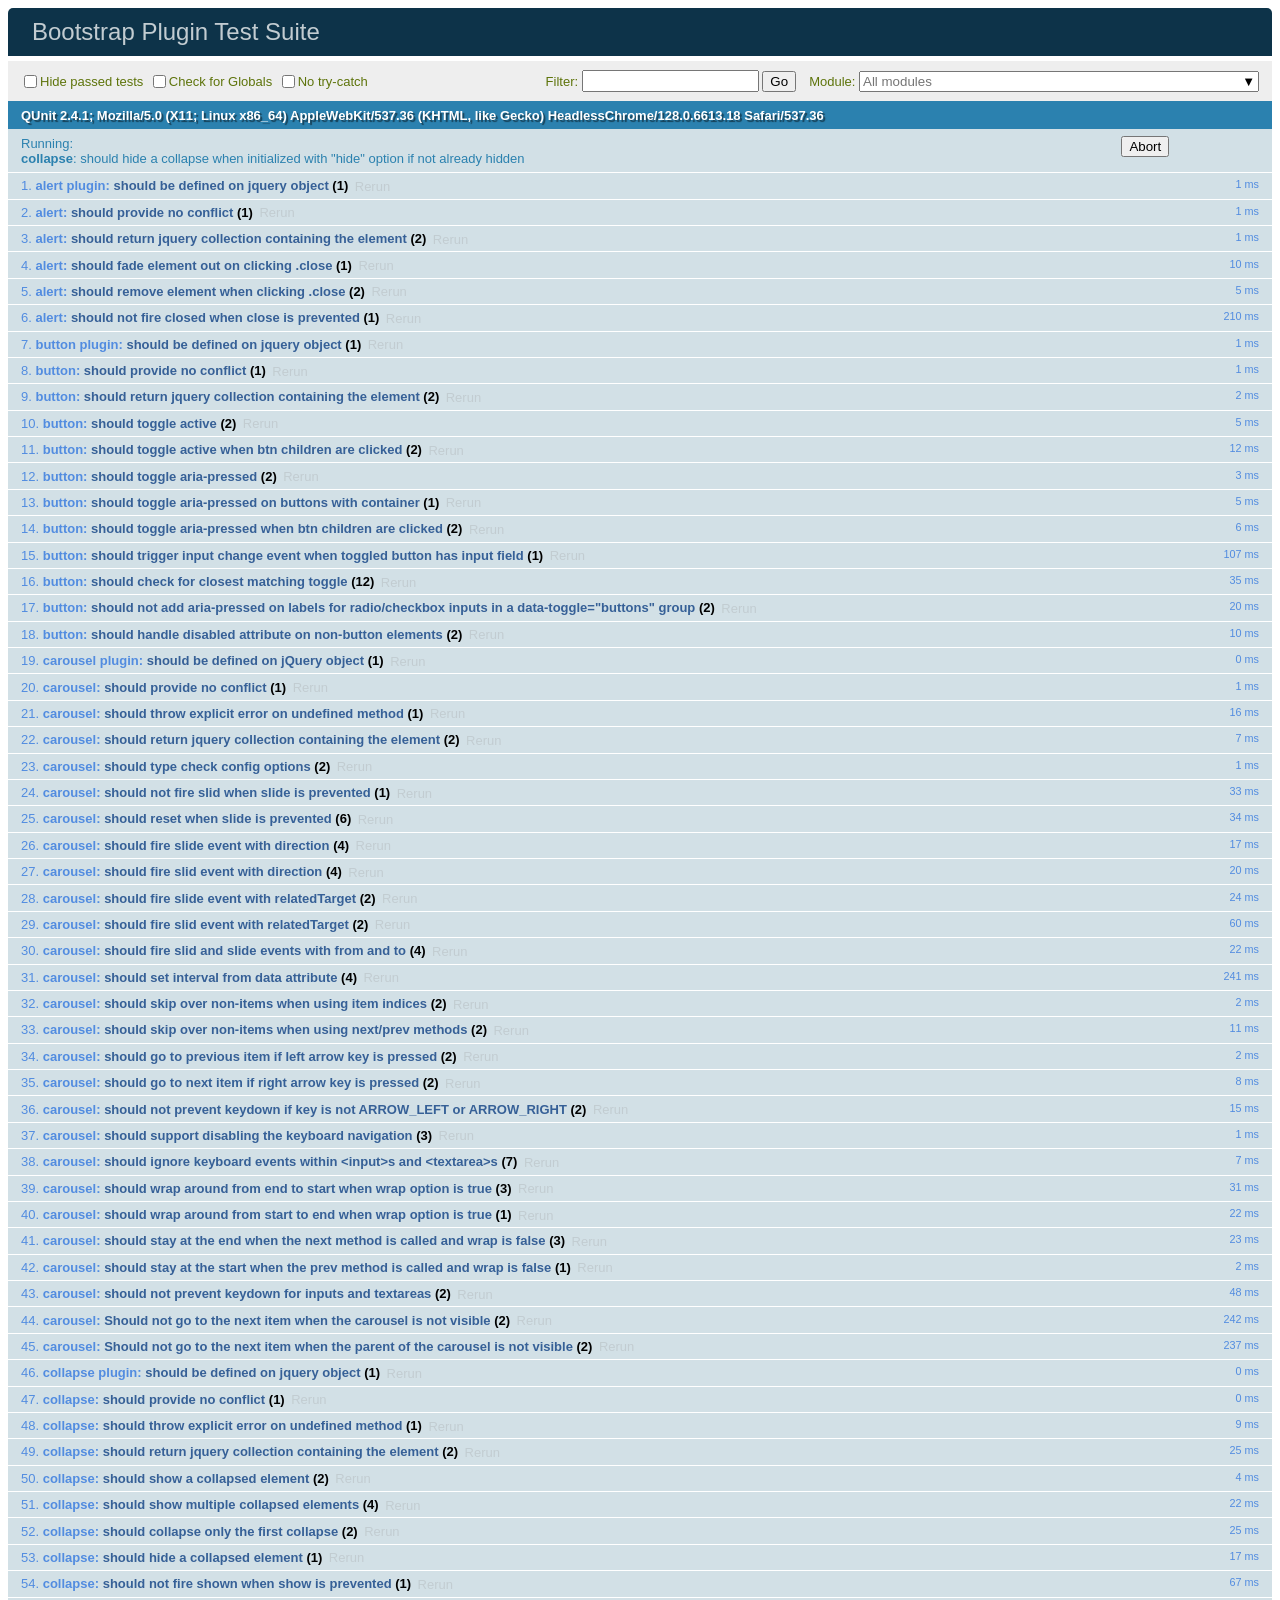
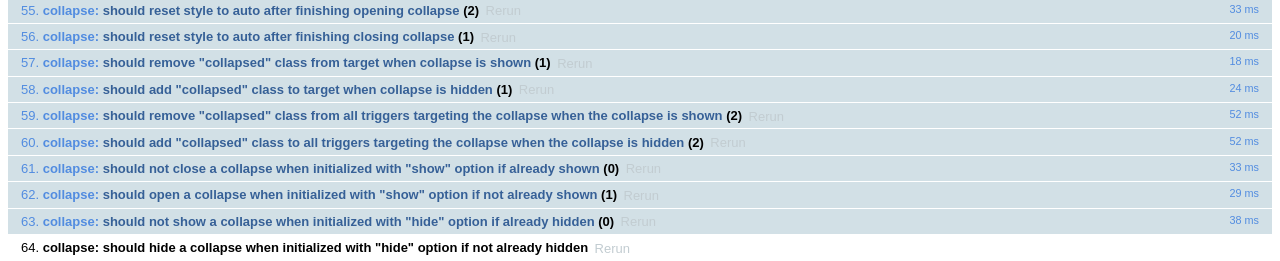
<file: coala/core/static/bootstrap-4.0.0/js/tests/index.html>
<!doctype html>
<html lang="en">
  <head>
    <meta charset="utf-8">
    <meta name="viewport" content="width=device-width, initial-scale=1, shrink-to-fit=no">
    <title>Bootstrap Plugin Test Suite</title>

    <!-- jQuery -->
    <script>
      (function () {
        var path = '../../assets/js/vendor/jquery-slim.min.js'
        // get jquery param from the query string.
        var jQueryVersion = location.search.match(/[?&]jquery=(.*?)(?=&|$)/)

        // If a version was specified, use that version from our vendor folder
        if (jQueryVersion) {
          path = 'vendor/jquery-' + jQueryVersion[1] + '.min.js'
        }
        document.write('<script src="' + path + '"><\/script>')
      }())
    </script>
    <script src="../../assets/js/vendor/popper.min.js"></script>

    <!-- QUnit -->
    <link rel="stylesheet" href="vendor/qunit.css" media="screen">
    <script src="vendor/qunit.js"></script>

    <script>
      // Disable jQuery event aliases to ensure we don't accidentally use any of them
      [
        'blur',
        'focus',
        'focusin',
        'focusout',
        'resize',
        'scroll',
        'click',
        'dblclick',
        'mousedown',
        'mouseup',
        'mousemove',
        'mouseover',
        'mouseout',
        'mouseenter',
        'mouseleave',
        'change',
        'select',
        'submit',
        'keydown',
        'keypress',
        'keyup',
        'contextmenu'
      ].forEach(function(eventAlias) {
        $.fn[eventAlias] = function() {
          throw new Error('Using the ".' + eventAlias + '()" method is not allowed, so that Bootstrap can be compatible with custom jQuery builds which exclude the "event aliases" module that defines said method. See https://github.com/twbs/bootstrap/blob/master/CONTRIBUTING.md#js')
        }
      })

      // Require assert.expect in each test
      QUnit.config.requireExpects = true

      // See https://github.com/axemclion/grunt-saucelabs#test-result-details-with-qunit
      var log = []
      var testName

      QUnit.done(function(testResults) {
        var tests = []
        for (var i = 0; i < log.length; i++) {
          var details = log[i]
          tests.push({
            name: details.name,
            result: details.result,
            expected: details.expected,
            actual: details.actual,
            source: details.source
          })
        }
        testResults.tests = tests

        window.global_test_results = testResults
      })

      QUnit.testStart(function(testDetails) {
        QUnit.log(function(details) {
          if (!details.result) {
            details.name = testDetails.name
            log.push(details)
          }
        })
      })

      // Display fixture on-screen on iOS to avoid false positives
      // See https://github.com/twbs/bootstrap/pull/15955
      if (/iPhone|iPad|iPod/.test(navigator.userAgent)) {
        QUnit.begin(function() {
          $('#qunit-fixture').css({ top: 0, left: 0 })
        })

        QUnit.done(function() {
          $('#qunit-fixture').css({ top: '', left: '' })
        })
      }
    </script>

    <!-- Transpiled Plugins -->
    <script src="../dist/util.js"></script>
    <script src="../dist/alert.js"></script>
    <script src="../dist/button.js"></script>
    <script src="../dist/carousel.js"></script>
    <script src="../dist/collapse.js"></script>
    <script src="../dist/dropdown.js"></script>
    <script src="../dist/modal.js"></script>
    <script src="../dist/scrollspy.js"></script>
    <script src="../dist/tab.js"></script>
    <script src="../dist/tooltip.js"></script>
    <script src="../dist/popover.js"></script>

    <!-- Unit Tests -->
    <script src="unit/alert.js"></script>
    <script src="unit/button.js"></script>
    <script src="unit/carousel.js"></script>
    <script src="unit/collapse.js"></script>
    <script src="unit/dropdown.js"></script>
    <script src="unit/modal.js"></script>
    <script src="unit/scrollspy.js"></script>
    <script src="unit/tab.js"></script>
    <script src="unit/tooltip.js"></script>
    <script src="unit/popover.js"></script>
    <script src="unit/util.js"></script>
  </head>
  <body>
    <div id="qunit-container">
      <div id="qunit"></div>
      <div id="qunit-fixture"></div>
    </div>
  </body>
</html>
</file>
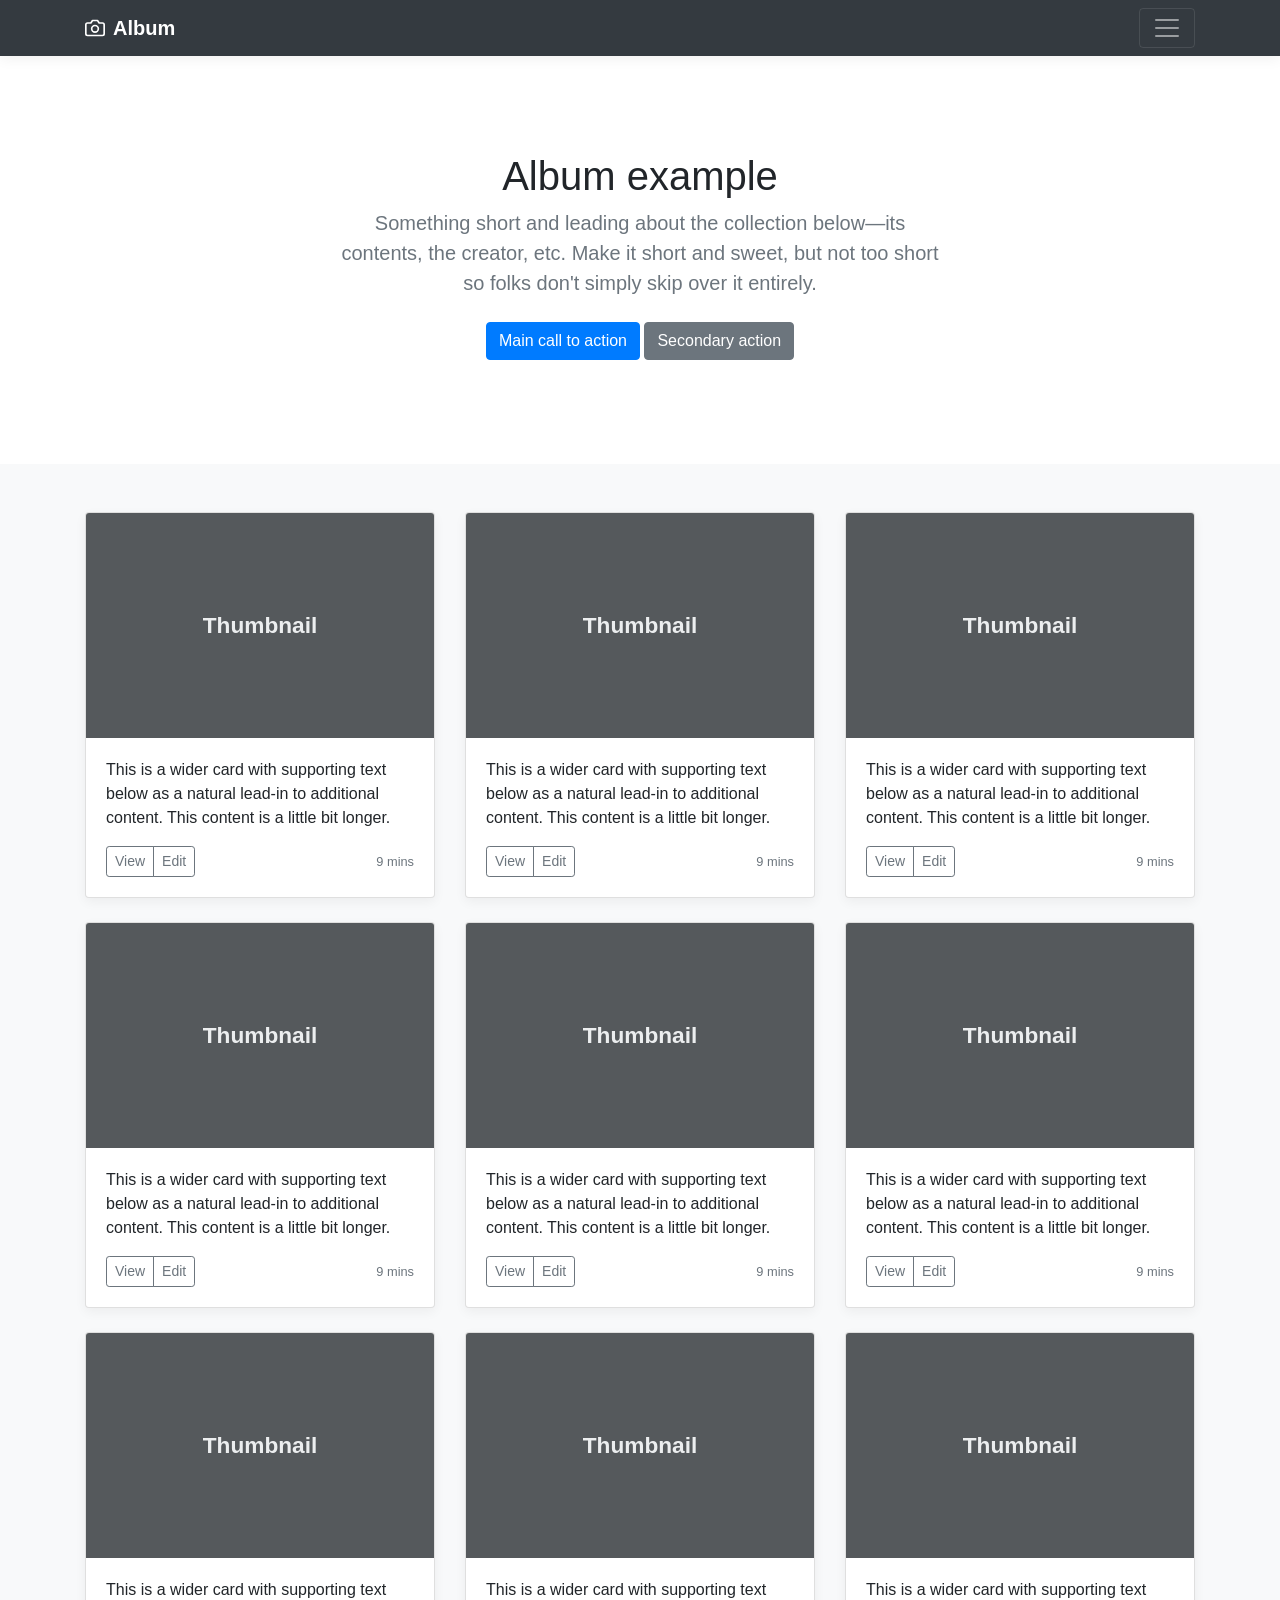
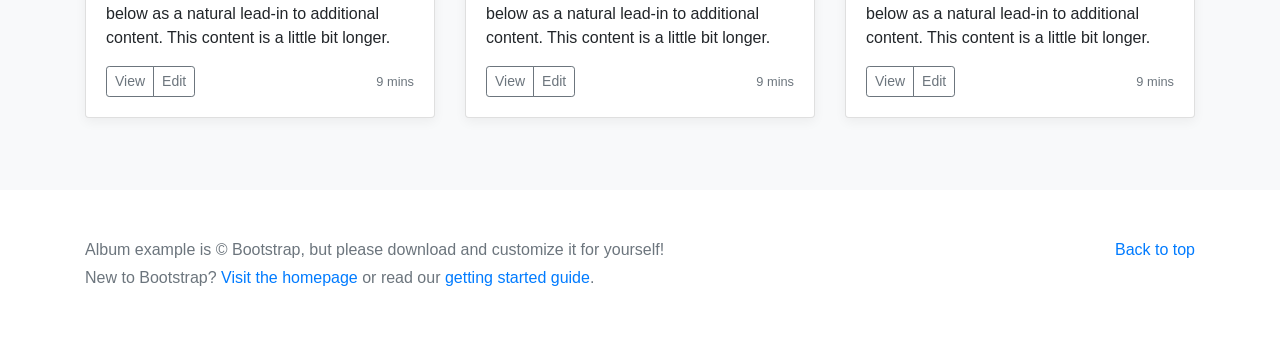
<file: coala/core/static/bootstrap-4.0.0/docs/4.0/examples/album/index.html>
<!doctype html>
<html lang="en">
  <head>
    <meta charset="utf-8">
    <meta name="viewport" content="width=device-width, initial-scale=1, shrink-to-fit=no">
    <meta name="description" content="">
    <meta name="author" content="">
    <link rel="icon" href="../../../../favicon.ico">

    <title>Album example for Bootstrap</title>

    <!-- Bootstrap core CSS -->
    <link href="../../../../dist/css/bootstrap.min.css" rel="stylesheet">

    <!-- Custom styles for this template -->
    <link href="album.css" rel="stylesheet">
  </head>

  <body>

    <header>
      <div class="collapse bg-dark" id="navbarHeader">
        <div class="container">
          <div class="row">
            <div class="col-sm-8 col-md-7 py-4">
              <h4 class="text-white">About</h4>
              <p class="text-muted">Add some information about the album below, the author, or any other background context. Make it a few sentences long so folks can pick up some informative tidbits. Then, link them off to some social networking sites or contact information.</p>
            </div>
            <div class="col-sm-4 offset-md-1 py-4">
              <h4 class="text-white">Contact</h4>
              <ul class="list-unstyled">
                <li><a href="#" class="text-white">Follow on Twitter</a></li>
                <li><a href="#" class="text-white">Like on Facebook</a></li>
                <li><a href="#" class="text-white">Email me</a></li>
              </ul>
            </div>
          </div>
        </div>
      </div>
      <div class="navbar navbar-dark bg-dark box-shadow">
        <div class="container d-flex justify-content-between">
          <a href="#" class="navbar-brand d-flex align-items-center">
            <svg xmlns="http://www.w3.org/2000/svg" width="20" height="20" viewBox="0 0 24 24" fill="none" stroke="currentColor" stroke-width="2" stroke-linecap="round" stroke-linejoin="round" class="mr-2"><path d="M23 19a2 2 0 0 1-2 2H3a2 2 0 0 1-2-2V8a2 2 0 0 1 2-2h4l2-3h6l2 3h4a2 2 0 0 1 2 2z"></path><circle cx="12" cy="13" r="4"></circle></svg>
            <strong>Album</strong>
          </a>
          <button class="navbar-toggler" type="button" data-toggle="collapse" data-target="#navbarHeader" aria-controls="navbarHeader" aria-expanded="false" aria-label="Toggle navigation">
            <span class="navbar-toggler-icon"></span>
          </button>
        </div>
      </div>
    </header>

    <main role="main">

      <section class="jumbotron text-center">
        <div class="container">
          <h1 class="jumbotron-heading">Album example</h1>
          <p class="lead text-muted">Something short and leading about the collection below—its contents, the creator, etc. Make it short and sweet, but not too short so folks don't simply skip over it entirely.</p>
          <p>
            <a href="#" class="btn btn-primary my-2">Main call to action</a>
            <a href="#" class="btn btn-secondary my-2">Secondary action</a>
          </p>
        </div>
      </section>

      <div class="album py-5 bg-light">
        <div class="container">

          <div class="row">
            <div class="col-md-4">
              <div class="card mb-4 box-shadow">
                <img class="card-img-top" data-src="holder.js/100px225?theme=thumb&bg=55595c&fg=eceeef&text=Thumbnail" alt="Card image cap">
                <div class="card-body">
                  <p class="card-text">This is a wider card with supporting text below as a natural lead-in to additional content. This content is a little bit longer.</p>
                  <div class="d-flex justify-content-between align-items-center">
                    <div class="btn-group">
                      <button type="button" class="btn btn-sm btn-outline-secondary">View</button>
                      <button type="button" class="btn btn-sm btn-outline-secondary">Edit</button>
                    </div>
                    <small class="text-muted">9 mins</small>
                  </div>
                </div>
              </div>
            </div>
            <div class="col-md-4">
              <div class="card mb-4 box-shadow">
                <img class="card-img-top" data-src="holder.js/100px225?theme=thumb&bg=55595c&fg=eceeef&text=Thumbnail" alt="Card image cap">
                <div class="card-body">
                  <p class="card-text">This is a wider card with supporting text below as a natural lead-in to additional content. This content is a little bit longer.</p>
                  <div class="d-flex justify-content-between align-items-center">
                    <div class="btn-group">
                      <button type="button" class="btn btn-sm btn-outline-secondary">View</button>
                      <button type="button" class="btn btn-sm btn-outline-secondary">Edit</button>
                    </div>
                    <small class="text-muted">9 mins</small>
                  </div>
                </div>
              </div>
            </div>
            <div class="col-md-4">
              <div class="card mb-4 box-shadow">
                <img class="card-img-top" data-src="holder.js/100px225?theme=thumb&bg=55595c&fg=eceeef&text=Thumbnail" alt="Card image cap">
                <div class="card-body">
                  <p class="card-text">This is a wider card with supporting text below as a natural lead-in to additional content. This content is a little bit longer.</p>
                  <div class="d-flex justify-content-between align-items-center">
                    <div class="btn-group">
                      <button type="button" class="btn btn-sm btn-outline-secondary">View</button>
                      <button type="button" class="btn btn-sm btn-outline-secondary">Edit</button>
                    </div>
                    <small class="text-muted">9 mins</small>
                  </div>
                </div>
              </div>
            </div>

            <div class="col-md-4">
              <div class="card mb-4 box-shadow">
                <img class="card-img-top" data-src="holder.js/100px225?theme=thumb&bg=55595c&fg=eceeef&text=Thumbnail" alt="Card image cap">
                <div class="card-body">
                  <p class="card-text">This is a wider card with supporting text below as a natural lead-in to additional content. This content is a little bit longer.</p>
                  <div class="d-flex justify-content-between align-items-center">
                    <div class="btn-group">
                      <button type="button" class="btn btn-sm btn-outline-secondary">View</button>
                      <button type="button" class="btn btn-sm btn-outline-secondary">Edit</button>
                    </div>
                    <small class="text-muted">9 mins</small>
                  </div>
                </div>
              </div>
            </div>
            <div class="col-md-4">
              <div class="card mb-4 box-shadow">
                <img class="card-img-top" data-src="holder.js/100px225?theme=thumb&bg=55595c&fg=eceeef&text=Thumbnail" alt="Card image cap">
                <div class="card-body">
                  <p class="card-text">This is a wider card with supporting text below as a natural lead-in to additional content. This content is a little bit longer.</p>
                  <div class="d-flex justify-content-between align-items-center">
                    <div class="btn-group">
                      <button type="button" class="btn btn-sm btn-outline-secondary">View</button>
                      <button type="button" class="btn btn-sm btn-outline-secondary">Edit</button>
                    </div>
                    <small class="text-muted">9 mins</small>
                  </div>
                </div>
              </div>
            </div>
            <div class="col-md-4">
              <div class="card mb-4 box-shadow">
                <img class="card-img-top" data-src="holder.js/100px225?theme=thumb&bg=55595c&fg=eceeef&text=Thumbnail" alt="Card image cap">
                <div class="card-body">
                  <p class="card-text">This is a wider card with supporting text below as a natural lead-in to additional content. This content is a little bit longer.</p>
                  <div class="d-flex justify-content-between align-items-center">
                    <div class="btn-group">
                      <button type="button" class="btn btn-sm btn-outline-secondary">View</button>
                      <button type="button" class="btn btn-sm btn-outline-secondary">Edit</button>
                    </div>
                    <small class="text-muted">9 mins</small>
                  </div>
                </div>
              </div>
            </div>

            <div class="col-md-4">
              <div class="card mb-4 box-shadow">
                <img class="card-img-top" data-src="holder.js/100px225?theme=thumb&bg=55595c&fg=eceeef&text=Thumbnail" alt="Card image cap">
                <div class="card-body">
                  <p class="card-text">This is a wider card with supporting text below as a natural lead-in to additional content. This content is a little bit longer.</p>
                  <div class="d-flex justify-content-between align-items-center">
                    <div class="btn-group">
                      <button type="button" class="btn btn-sm btn-outline-secondary">View</button>
                      <button type="button" class="btn btn-sm btn-outline-secondary">Edit</button>
                    </div>
                    <small class="text-muted">9 mins</small>
                  </div>
                </div>
              </div>
            </div>
            <div class="col-md-4">
              <div class="card mb-4 box-shadow">
                <img class="card-img-top" data-src="holder.js/100px225?theme=thumb&bg=55595c&fg=eceeef&text=Thumbnail" alt="Card image cap">
                <div class="card-body">
                  <p class="card-text">This is a wider card with supporting text below as a natural lead-in to additional content. This content is a little bit longer.</p>
                  <div class="d-flex justify-content-between align-items-center">
                    <div class="btn-group">
                      <button type="button" class="btn btn-sm btn-outline-secondary">View</button>
                      <button type="button" class="btn btn-sm btn-outline-secondary">Edit</button>
                    </div>
                    <small class="text-muted">9 mins</small>
                  </div>
                </div>
              </div>
            </div>
            <div class="col-md-4">
              <div class="card mb-4 box-shadow">
                <img class="card-img-top" data-src="holder.js/100px225?theme=thumb&bg=55595c&fg=eceeef&text=Thumbnail" alt="Card image cap">
                <div class="card-body">
                  <p class="card-text">This is a wider card with supporting text below as a natural lead-in to additional content. This content is a little bit longer.</p>
                  <div class="d-flex justify-content-between align-items-center">
                    <div class="btn-group">
                      <button type="button" class="btn btn-sm btn-outline-secondary">View</button>
                      <button type="button" class="btn btn-sm btn-outline-secondary">Edit</button>
                    </div>
                    <small class="text-muted">9 mins</small>
                  </div>
                </div>
              </div>
            </div>
          </div>
        </div>
      </div>

    </main>

    <footer class="text-muted">
      <div class="container">
        <p class="float-right">
          <a href="#">Back to top</a>
        </p>
        <p>Album example is &copy; Bootstrap, but please download and customize it for yourself!</p>
        <p>New to Bootstrap? <a href="../../">Visit the homepage</a> or read our <a href="../../getting-started/">getting started guide</a>.</p>
      </div>
    </footer>

    <!-- Bootstrap core JavaScript
    ================================================== -->
    <!-- Placed at the end of the document so the pages load faster -->
    <script src="https://code.jquery.com/jquery-3.2.1.slim.min.js" integrity="sha384-KJ3o2DKtIkvYIK3UENzmM7KCkRr/rE9/Qpg6aAZGJwFDMVNA/GpGFF93hXpG5KkN" crossorigin="anonymous"></script>
    <script>window.jQuery || document.write('<script src="../../../../assets/js/vendor/jquery-slim.min.js"><\/script>')</script>
    <script src="../../../../assets/js/vendor/popper.min.js"></script>
    <script src="../../../../dist/js/bootstrap.min.js"></script>
    <script src="../../../../assets/js/vendor/holder.min.js"></script>
  </body>
</html>
</file>
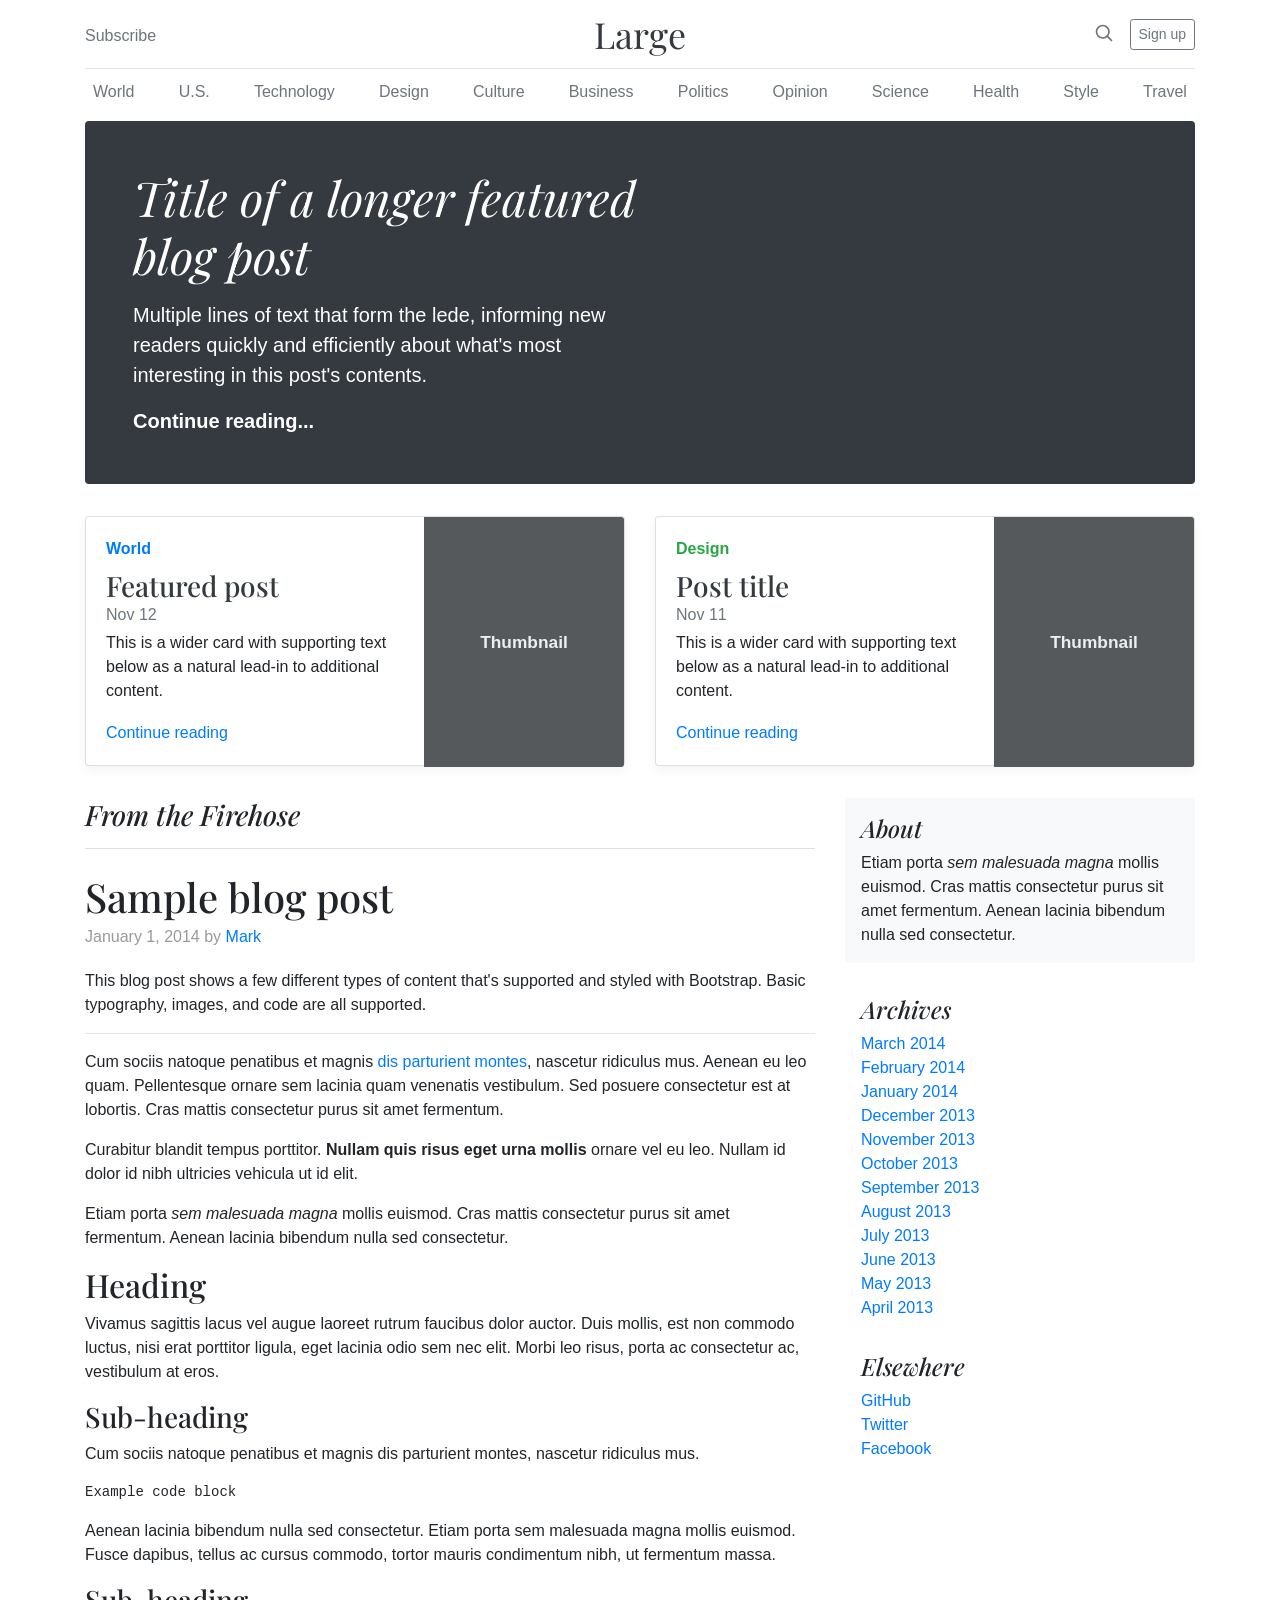
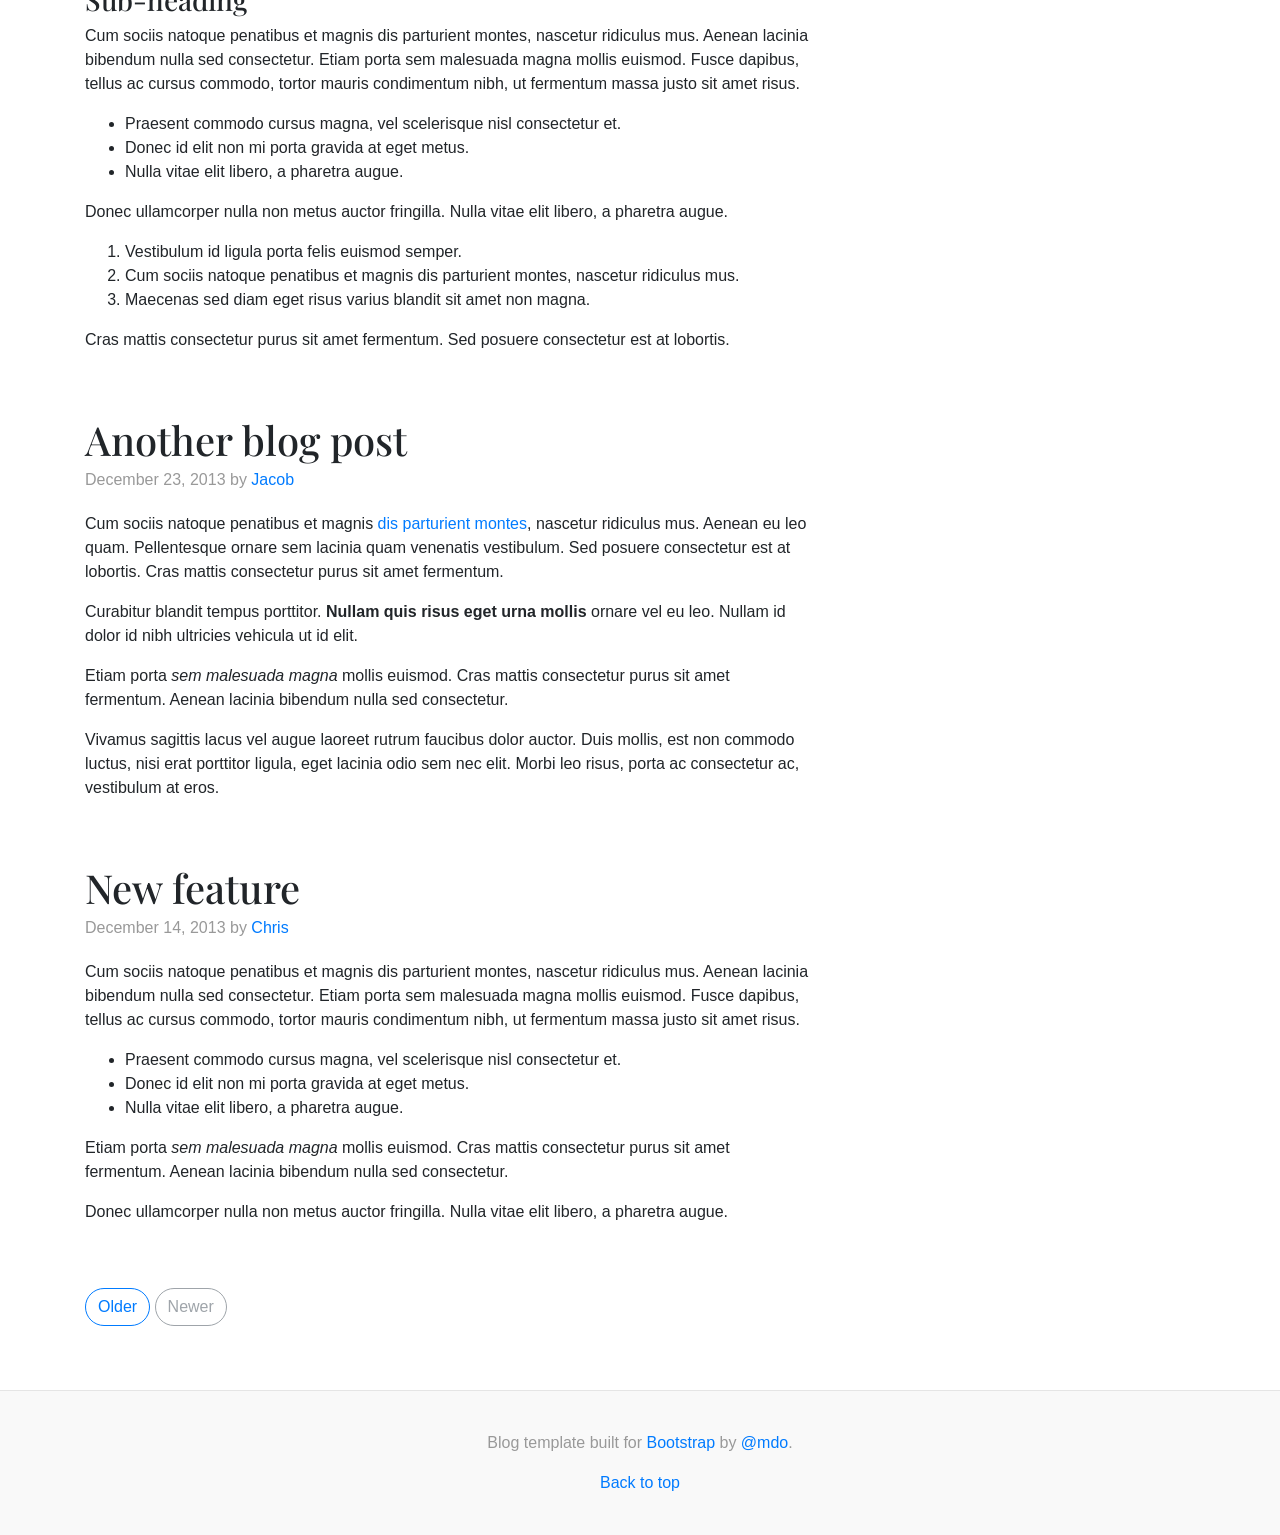
<file: coala/core/static/bootstrap-4.0.0/docs/4.0/examples/blog/index.html>
<!doctype html>
<html lang="en">
  <head>
    <meta charset="utf-8">
    <meta name="viewport" content="width=device-width, initial-scale=1, shrink-to-fit=no">
    <meta name="description" content="">
    <meta name="author" content="">
    <link rel="icon" href="../../../../favicon.ico">

    <title>Blog Template for Bootstrap</title>

    <!-- Bootstrap core CSS -->
    <link href="../../../../dist/css/bootstrap.min.css" rel="stylesheet">

    <!-- Custom styles for this template -->
    <link href="https://fonts.googleapis.com/css?family=Playfair+Display:700,900" rel="stylesheet">
    <link href="blog.css" rel="stylesheet">
  </head>

  <body>

    <div class="container">
      <header class="blog-header py-3">
        <div class="row flex-nowrap justify-content-between align-items-center">
          <div class="col-4 pt-1">
            <a class="text-muted" href="#">Subscribe</a>
          </div>
          <div class="col-4 text-center">
            <a class="blog-header-logo text-dark" href="#">Large</a>
          </div>
          <div class="col-4 d-flex justify-content-end align-items-center">
            <a class="text-muted" href="#">
              <svg xmlns="http://www.w3.org/2000/svg" width="20" height="20" viewBox="0 0 24 24" fill="none" stroke="currentColor" stroke-width="2" stroke-linecap="round" stroke-linejoin="round" class="mx-3"><circle cx="10.5" cy="10.5" r="7.5"></circle><line x1="21" y1="21" x2="15.8" y2="15.8"></line></svg>
            </a>
            <a class="btn btn-sm btn-outline-secondary" href="#">Sign up</a>
          </div>
        </div>
      </header>

      <div class="nav-scroller py-1 mb-2">
        <nav class="nav d-flex justify-content-between">
          <a class="p-2 text-muted" href="#">World</a>
          <a class="p-2 text-muted" href="#">U.S.</a>
          <a class="p-2 text-muted" href="#">Technology</a>
          <a class="p-2 text-muted" href="#">Design</a>
          <a class="p-2 text-muted" href="#">Culture</a>
          <a class="p-2 text-muted" href="#">Business</a>
          <a class="p-2 text-muted" href="#">Politics</a>
          <a class="p-2 text-muted" href="#">Opinion</a>
          <a class="p-2 text-muted" href="#">Science</a>
          <a class="p-2 text-muted" href="#">Health</a>
          <a class="p-2 text-muted" href="#">Style</a>
          <a class="p-2 text-muted" href="#">Travel</a>
        </nav>
      </div>

      <div class="jumbotron p-3 p-md-5 text-white rounded bg-dark">
        <div class="col-md-6 px-0">
          <h1 class="display-4 font-italic">Title of a longer featured blog post</h1>
          <p class="lead my-3">Multiple lines of text that form the lede, informing new readers quickly and efficiently about what's most interesting in this post's contents.</p>
          <p class="lead mb-0"><a href="#" class="text-white font-weight-bold">Continue reading...</a></p>
        </div>
      </div>

      <div class="row mb-2">
        <div class="col-md-6">
          <div class="card flex-md-row mb-4 box-shadow h-md-250">
            <div class="card-body d-flex flex-column align-items-start">
              <strong class="d-inline-block mb-2 text-primary">World</strong>
              <h3 class="mb-0">
                <a class="text-dark" href="#">Featured post</a>
              </h3>
              <div class="mb-1 text-muted">Nov 12</div>
              <p class="card-text mb-auto">This is a wider card with supporting text below as a natural lead-in to additional content.</p>
              <a href="#">Continue reading</a>
            </div>
            <img class="card-img-right flex-auto d-none d-md-block" data-src="holder.js/200x250?theme=thumb" alt="Card image cap">
          </div>
        </div>
        <div class="col-md-6">
          <div class="card flex-md-row mb-4 box-shadow h-md-250">
            <div class="card-body d-flex flex-column align-items-start">
              <strong class="d-inline-block mb-2 text-success">Design</strong>
              <h3 class="mb-0">
                <a class="text-dark" href="#">Post title</a>
              </h3>
              <div class="mb-1 text-muted">Nov 11</div>
              <p class="card-text mb-auto">This is a wider card with supporting text below as a natural lead-in to additional content.</p>
              <a href="#">Continue reading</a>
            </div>
            <img class="card-img-right flex-auto d-none d-md-block" data-src="holder.js/200x250?theme=thumb" alt="Card image cap">
          </div>
        </div>
      </div>
    </div>

    <main role="main" class="container">
      <div class="row">
        <div class="col-md-8 blog-main">
          <h3 class="pb-3 mb-4 font-italic border-bottom">
            From the Firehose
          </h3>

          <div class="blog-post">
            <h2 class="blog-post-title">Sample blog post</h2>
            <p class="blog-post-meta">January 1, 2014 by <a href="#">Mark</a></p>

            <p>This blog post shows a few different types of content that's supported and styled with Bootstrap. Basic typography, images, and code are all supported.</p>
            <hr>
            <p>Cum sociis natoque penatibus et magnis <a href="#">dis parturient montes</a>, nascetur ridiculus mus. Aenean eu leo quam. Pellentesque ornare sem lacinia quam venenatis vestibulum. Sed posuere consectetur est at lobortis. Cras mattis consectetur purus sit amet fermentum.</p>
            <blockquote>
              <p>Curabitur blandit tempus porttitor. <strong>Nullam quis risus eget urna mollis</strong> ornare vel eu leo. Nullam id dolor id nibh ultricies vehicula ut id elit.</p>
            </blockquote>
            <p>Etiam porta <em>sem malesuada magna</em> mollis euismod. Cras mattis consectetur purus sit amet fermentum. Aenean lacinia bibendum nulla sed consectetur.</p>
            <h2>Heading</h2>
            <p>Vivamus sagittis lacus vel augue laoreet rutrum faucibus dolor auctor. Duis mollis, est non commodo luctus, nisi erat porttitor ligula, eget lacinia odio sem nec elit. Morbi leo risus, porta ac consectetur ac, vestibulum at eros.</p>
            <h3>Sub-heading</h3>
            <p>Cum sociis natoque penatibus et magnis dis parturient montes, nascetur ridiculus mus.</p>
            <pre><code>Example code block</code></pre>
            <p>Aenean lacinia bibendum nulla sed consectetur. Etiam porta sem malesuada magna mollis euismod. Fusce dapibus, tellus ac cursus commodo, tortor mauris condimentum nibh, ut fermentum massa.</p>
            <h3>Sub-heading</h3>
            <p>Cum sociis natoque penatibus et magnis dis parturient montes, nascetur ridiculus mus. Aenean lacinia bibendum nulla sed consectetur. Etiam porta sem malesuada magna mollis euismod. Fusce dapibus, tellus ac cursus commodo, tortor mauris condimentum nibh, ut fermentum massa justo sit amet risus.</p>
            <ul>
              <li>Praesent commodo cursus magna, vel scelerisque nisl consectetur et.</li>
              <li>Donec id elit non mi porta gravida at eget metus.</li>
              <li>Nulla vitae elit libero, a pharetra augue.</li>
            </ul>
            <p>Donec ullamcorper nulla non metus auctor fringilla. Nulla vitae elit libero, a pharetra augue.</p>
            <ol>
              <li>Vestibulum id ligula porta felis euismod semper.</li>
              <li>Cum sociis natoque penatibus et magnis dis parturient montes, nascetur ridiculus mus.</li>
              <li>Maecenas sed diam eget risus varius blandit sit amet non magna.</li>
            </ol>
            <p>Cras mattis consectetur purus sit amet fermentum. Sed posuere consectetur est at lobortis.</p>
          </div><!-- /.blog-post -->

          <div class="blog-post">
            <h2 class="blog-post-title">Another blog post</h2>
            <p class="blog-post-meta">December 23, 2013 by <a href="#">Jacob</a></p>

            <p>Cum sociis natoque penatibus et magnis <a href="#">dis parturient montes</a>, nascetur ridiculus mus. Aenean eu leo quam. Pellentesque ornare sem lacinia quam venenatis vestibulum. Sed posuere consectetur est at lobortis. Cras mattis consectetur purus sit amet fermentum.</p>
            <blockquote>
              <p>Curabitur blandit tempus porttitor. <strong>Nullam quis risus eget urna mollis</strong> ornare vel eu leo. Nullam id dolor id nibh ultricies vehicula ut id elit.</p>
            </blockquote>
            <p>Etiam porta <em>sem malesuada magna</em> mollis euismod. Cras mattis consectetur purus sit amet fermentum. Aenean lacinia bibendum nulla sed consectetur.</p>
            <p>Vivamus sagittis lacus vel augue laoreet rutrum faucibus dolor auctor. Duis mollis, est non commodo luctus, nisi erat porttitor ligula, eget lacinia odio sem nec elit. Morbi leo risus, porta ac consectetur ac, vestibulum at eros.</p>
          </div><!-- /.blog-post -->

          <div class="blog-post">
            <h2 class="blog-post-title">New feature</h2>
            <p class="blog-post-meta">December 14, 2013 by <a href="#">Chris</a></p>

            <p>Cum sociis natoque penatibus et magnis dis parturient montes, nascetur ridiculus mus. Aenean lacinia bibendum nulla sed consectetur. Etiam porta sem malesuada magna mollis euismod. Fusce dapibus, tellus ac cursus commodo, tortor mauris condimentum nibh, ut fermentum massa justo sit amet risus.</p>
            <ul>
              <li>Praesent commodo cursus magna, vel scelerisque nisl consectetur et.</li>
              <li>Donec id elit non mi porta gravida at eget metus.</li>
              <li>Nulla vitae elit libero, a pharetra augue.</li>
            </ul>
            <p>Etiam porta <em>sem malesuada magna</em> mollis euismod. Cras mattis consectetur purus sit amet fermentum. Aenean lacinia bibendum nulla sed consectetur.</p>
            <p>Donec ullamcorper nulla non metus auctor fringilla. Nulla vitae elit libero, a pharetra augue.</p>
          </div><!-- /.blog-post -->

          <nav class="blog-pagination">
            <a class="btn btn-outline-primary" href="#">Older</a>
            <a class="btn btn-outline-secondary disabled" href="#">Newer</a>
          </nav>

        </div><!-- /.blog-main -->

        <aside class="col-md-4 blog-sidebar">
          <div class="p-3 mb-3 bg-light rounded">
            <h4 class="font-italic">About</h4>
            <p class="mb-0">Etiam porta <em>sem malesuada magna</em> mollis euismod. Cras mattis consectetur purus sit amet fermentum. Aenean lacinia bibendum nulla sed consectetur.</p>
          </div>

          <div class="p-3">
            <h4 class="font-italic">Archives</h4>
            <ol class="list-unstyled mb-0">
              <li><a href="#">March 2014</a></li>
              <li><a href="#">February 2014</a></li>
              <li><a href="#">January 2014</a></li>
              <li><a href="#">December 2013</a></li>
              <li><a href="#">November 2013</a></li>
              <li><a href="#">October 2013</a></li>
              <li><a href="#">September 2013</a></li>
              <li><a href="#">August 2013</a></li>
              <li><a href="#">July 2013</a></li>
              <li><a href="#">June 2013</a></li>
              <li><a href="#">May 2013</a></li>
              <li><a href="#">April 2013</a></li>
            </ol>
          </div>

          <div class="p-3">
            <h4 class="font-italic">Elsewhere</h4>
            <ol class="list-unstyled">
              <li><a href="#">GitHub</a></li>
              <li><a href="#">Twitter</a></li>
              <li><a href="#">Facebook</a></li>
            </ol>
          </div>
        </aside><!-- /.blog-sidebar -->

      </div><!-- /.row -->

    </main><!-- /.container -->

    <footer class="blog-footer">
      <p>Blog template built for <a href="https://getbootstrap.com/">Bootstrap</a> by <a href="https://twitter.com/mdo">@mdo</a>.</p>
      <p>
        <a href="#">Back to top</a>
      </p>
    </footer>

    <!-- Bootstrap core JavaScript
    ================================================== -->
    <!-- Placed at the end of the document so the pages load faster -->
    <script src="https://code.jquery.com/jquery-3.2.1.slim.min.js" integrity="sha384-KJ3o2DKtIkvYIK3UENzmM7KCkRr/rE9/Qpg6aAZGJwFDMVNA/GpGFF93hXpG5KkN" crossorigin="anonymous"></script>
    <script>window.jQuery || document.write('<script src="../../../../assets/js/vendor/jquery-slim.min.js"><\/script>')</script>
    <script src="../../../../assets/js/vendor/popper.min.js"></script>
    <script src="../../../../dist/js/bootstrap.min.js"></script>
    <script src="../../../../assets/js/vendor/holder.min.js"></script>
    <script>
      Holder.addTheme('thumb', {
        bg: '#55595c',
        fg: '#eceeef',
        text: 'Thumbnail'
      });
    </script>
  </body>
</html>
</file>
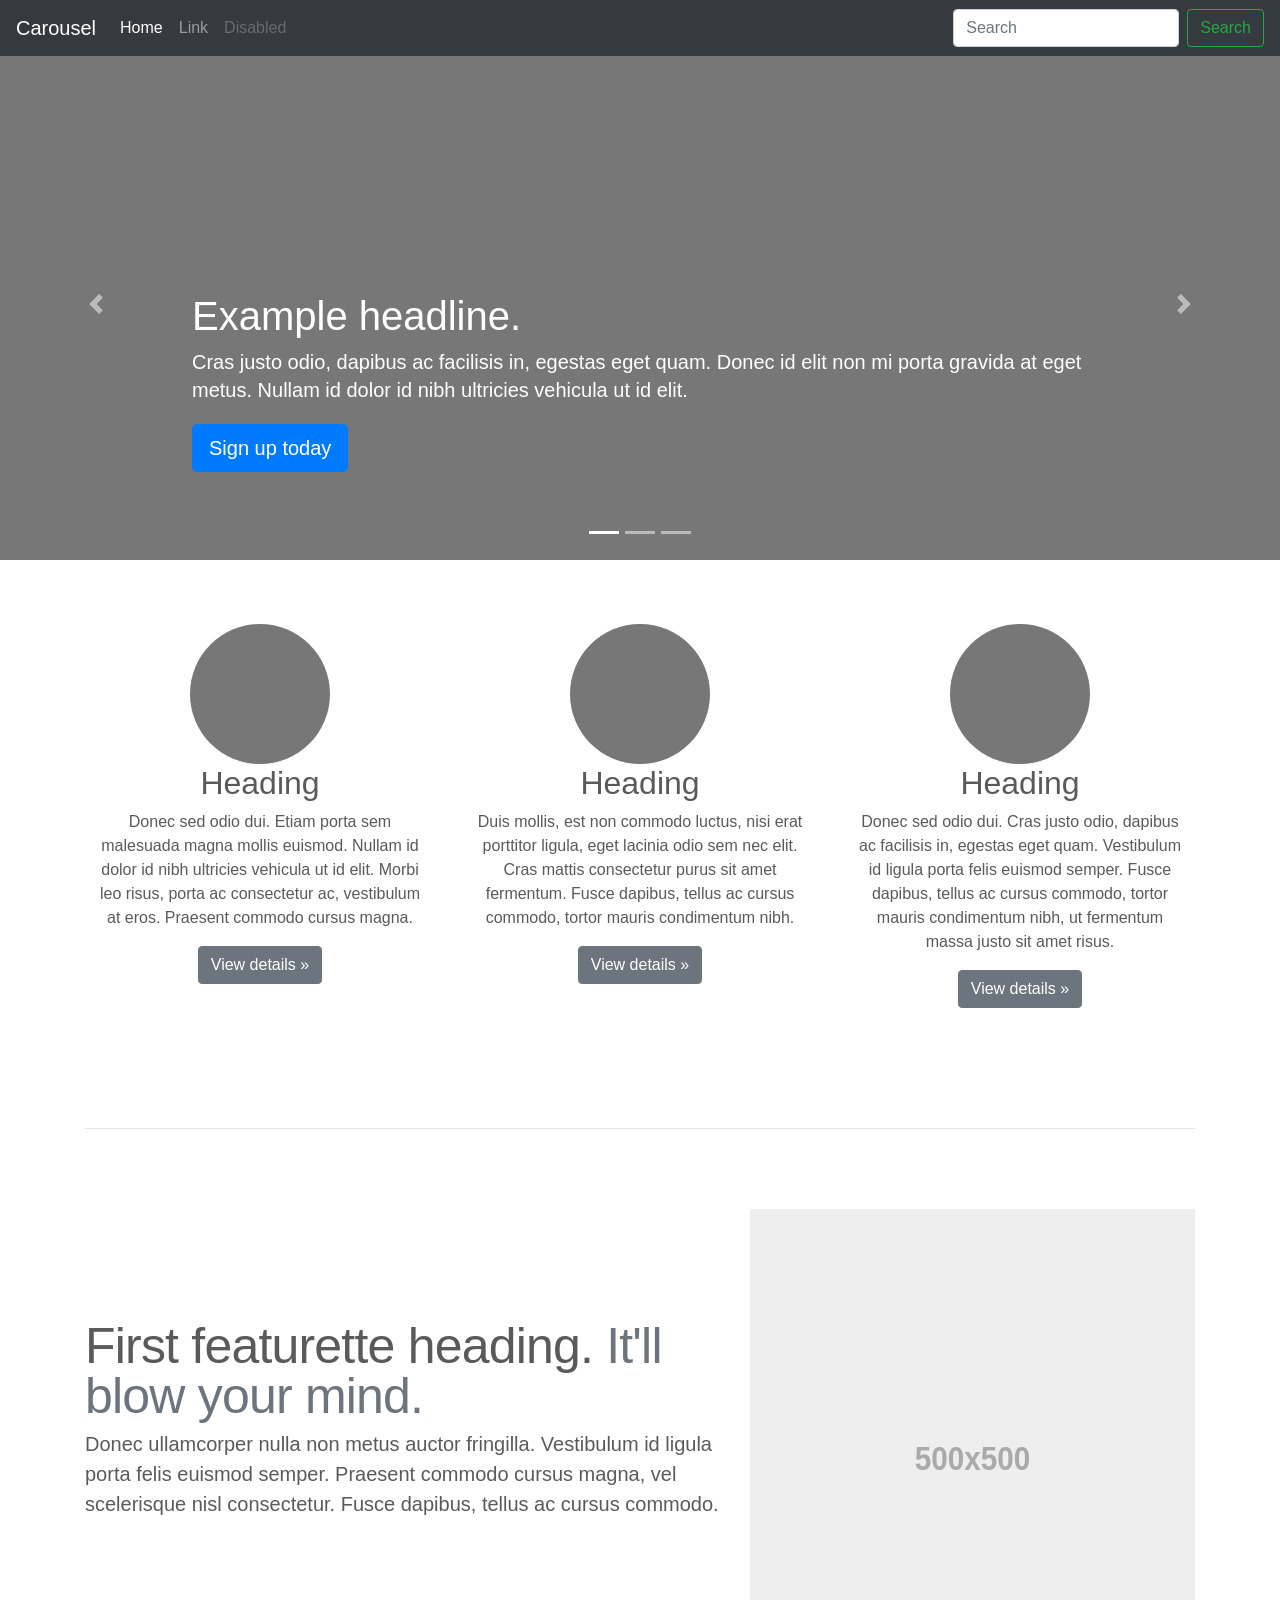
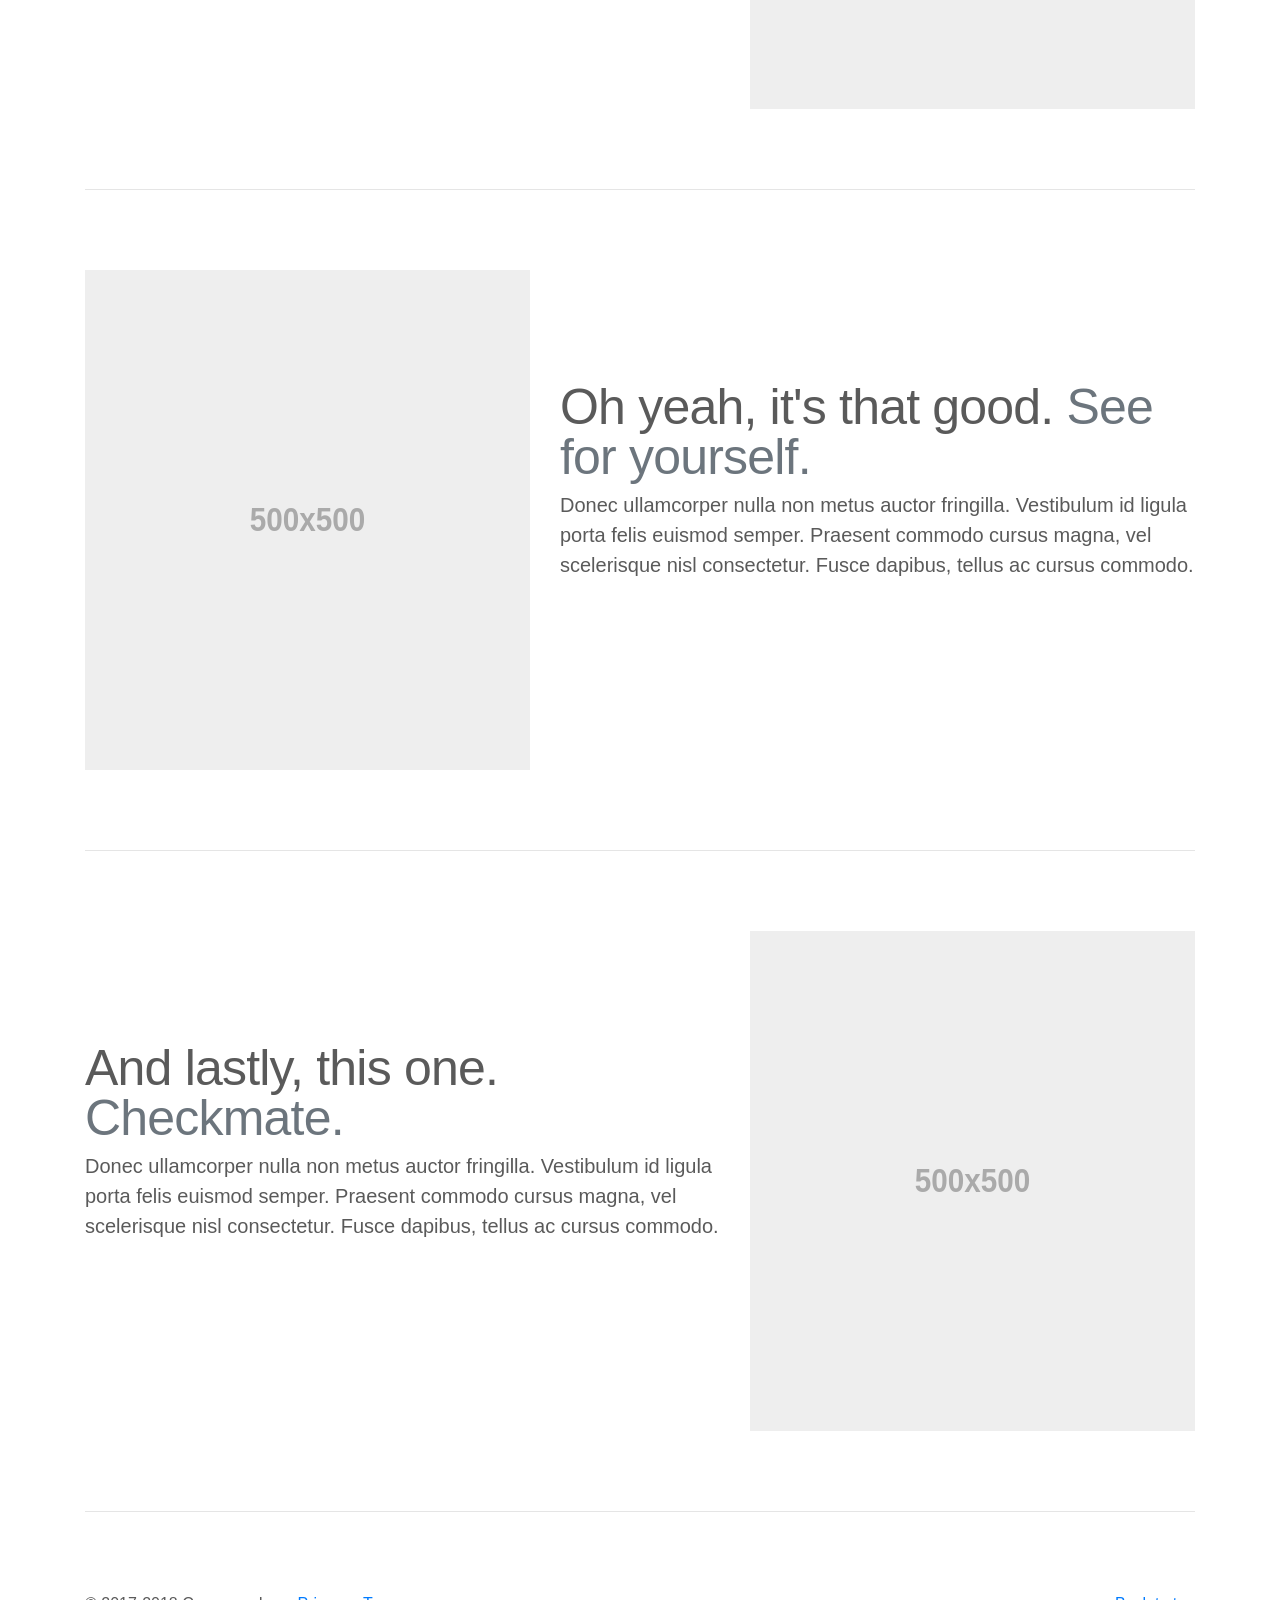
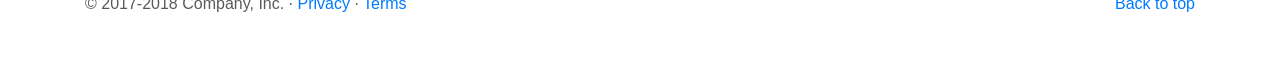
<file: coala/core/static/bootstrap-4.0.0/docs/4.0/examples/carousel/index.html>
<!doctype html>
<html lang="en">
  <head>
    <meta charset="utf-8">
    <meta name="viewport" content="width=device-width, initial-scale=1, shrink-to-fit=no">
    <meta name="description" content="">
    <meta name="author" content="">
    <link rel="icon" href="../../../../favicon.ico">

    <title>Carousel Template for Bootstrap</title>

    <!-- Bootstrap core CSS -->
    <link href="../../../../dist/css/bootstrap.min.css" rel="stylesheet">

    <!-- Custom styles for this template -->
    <link href="carousel.css" rel="stylesheet">
  </head>
  <body>

    <header>
      <nav class="navbar navbar-expand-md navbar-dark fixed-top bg-dark">
        <a class="navbar-brand" href="#">Carousel</a>
        <button class="navbar-toggler" type="button" data-toggle="collapse" data-target="#navbarCollapse" aria-controls="navbarCollapse" aria-expanded="false" aria-label="Toggle navigation">
          <span class="navbar-toggler-icon"></span>
        </button>
        <div class="collapse navbar-collapse" id="navbarCollapse">
          <ul class="navbar-nav mr-auto">
            <li class="nav-item active">
              <a class="nav-link" href="#">Home <span class="sr-only">(current)</span></a>
            </li>
            <li class="nav-item">
              <a class="nav-link" href="#">Link</a>
            </li>
            <li class="nav-item">
              <a class="nav-link disabled" href="#">Disabled</a>
            </li>
          </ul>
          <form class="form-inline mt-2 mt-md-0">
            <input class="form-control mr-sm-2" type="text" placeholder="Search" aria-label="Search">
            <button class="btn btn-outline-success my-2 my-sm-0" type="submit">Search</button>
          </form>
        </div>
      </nav>
    </header>

    <main role="main">

      <div id="myCarousel" class="carousel slide" data-ride="carousel">
        <ol class="carousel-indicators">
          <li data-target="#myCarousel" data-slide-to="0" class="active"></li>
          <li data-target="#myCarousel" data-slide-to="1"></li>
          <li data-target="#myCarousel" data-slide-to="2"></li>
        </ol>
        <div class="carousel-inner">
          <div class="carousel-item active">
            <img class="first-slide" src="[data-uri]" alt="First slide">
            <div class="container">
              <div class="carousel-caption text-left">
                <h1>Example headline.</h1>
                <p>Cras justo odio, dapibus ac facilisis in, egestas eget quam. Donec id elit non mi porta gravida at eget metus. Nullam id dolor id nibh ultricies vehicula ut id elit.</p>
                <p><a class="btn btn-lg btn-primary" href="#" role="button">Sign up today</a></p>
              </div>
            </div>
          </div>
          <div class="carousel-item">
            <img class="second-slide" src="[data-uri]" alt="Second slide">
            <div class="container">
              <div class="carousel-caption">
                <h1>Another example headline.</h1>
                <p>Cras justo odio, dapibus ac facilisis in, egestas eget quam. Donec id elit non mi porta gravida at eget metus. Nullam id dolor id nibh ultricies vehicula ut id elit.</p>
                <p><a class="btn btn-lg btn-primary" href="#" role="button">Learn more</a></p>
              </div>
            </div>
          </div>
          <div class="carousel-item">
            <img class="third-slide" src="[data-uri]" alt="Third slide">
            <div class="container">
              <div class="carousel-caption text-right">
                <h1>One more for good measure.</h1>
                <p>Cras justo odio, dapibus ac facilisis in, egestas eget quam. Donec id elit non mi porta gravida at eget metus. Nullam id dolor id nibh ultricies vehicula ut id elit.</p>
                <p><a class="btn btn-lg btn-primary" href="#" role="button">Browse gallery</a></p>
              </div>
            </div>
          </div>
        </div>
        <a class="carousel-control-prev" href="#myCarousel" role="button" data-slide="prev">
          <span class="carousel-control-prev-icon" aria-hidden="true"></span>
          <span class="sr-only">Previous</span>
        </a>
        <a class="carousel-control-next" href="#myCarousel" role="button" data-slide="next">
          <span class="carousel-control-next-icon" aria-hidden="true"></span>
          <span class="sr-only">Next</span>
        </a>
      </div>


      <!-- Marketing messaging and featurettes
      ================================================== -->
      <!-- Wrap the rest of the page in another container to center all the content. -->

      <div class="container marketing">

        <!-- Three columns of text below the carousel -->
        <div class="row">
          <div class="col-lg-4">
            <img class="rounded-circle" src="[data-uri]" alt="Generic placeholder image" width="140" height="140">
            <h2>Heading</h2>
            <p>Donec sed odio dui. Etiam porta sem malesuada magna mollis euismod. Nullam id dolor id nibh ultricies vehicula ut id elit. Morbi leo risus, porta ac consectetur ac, vestibulum at eros. Praesent commodo cursus magna.</p>
            <p><a class="btn btn-secondary" href="#" role="button">View details &raquo;</a></p>
          </div><!-- /.col-lg-4 -->
          <div class="col-lg-4">
            <img class="rounded-circle" src="[data-uri]" alt="Generic placeholder image" width="140" height="140">
            <h2>Heading</h2>
            <p>Duis mollis, est non commodo luctus, nisi erat porttitor ligula, eget lacinia odio sem nec elit. Cras mattis consectetur purus sit amet fermentum. Fusce dapibus, tellus ac cursus commodo, tortor mauris condimentum nibh.</p>
            <p><a class="btn btn-secondary" href="#" role="button">View details &raquo;</a></p>
          </div><!-- /.col-lg-4 -->
          <div class="col-lg-4">
            <img class="rounded-circle" src="[data-uri]" alt="Generic placeholder image" width="140" height="140">
            <h2>Heading</h2>
            <p>Donec sed odio dui. Cras justo odio, dapibus ac facilisis in, egestas eget quam. Vestibulum id ligula porta felis euismod semper. Fusce dapibus, tellus ac cursus commodo, tortor mauris condimentum nibh, ut fermentum massa justo sit amet risus.</p>
            <p><a class="btn btn-secondary" href="#" role="button">View details &raquo;</a></p>
          </div><!-- /.col-lg-4 -->
        </div><!-- /.row -->


        <!-- START THE FEATURETTES -->

        <hr class="featurette-divider">

        <div class="row featurette">
          <div class="col-md-7">
            <h2 class="featurette-heading">First featurette heading. <span class="text-muted">It'll blow your mind.</span></h2>
            <p class="lead">Donec ullamcorper nulla non metus auctor fringilla. Vestibulum id ligula porta felis euismod semper. Praesent commodo cursus magna, vel scelerisque nisl consectetur. Fusce dapibus, tellus ac cursus commodo.</p>
          </div>
          <div class="col-md-5">
            <img class="featurette-image img-fluid mx-auto" data-src="holder.js/500x500/auto" alt="Generic placeholder image">
          </div>
        </div>

        <hr class="featurette-divider">

        <div class="row featurette">
          <div class="col-md-7 order-md-2">
            <h2 class="featurette-heading">Oh yeah, it's that good. <span class="text-muted">See for yourself.</span></h2>
            <p class="lead">Donec ullamcorper nulla non metus auctor fringilla. Vestibulum id ligula porta felis euismod semper. Praesent commodo cursus magna, vel scelerisque nisl consectetur. Fusce dapibus, tellus ac cursus commodo.</p>
          </div>
          <div class="col-md-5 order-md-1">
            <img class="featurette-image img-fluid mx-auto" data-src="holder.js/500x500/auto" alt="Generic placeholder image">
          </div>
        </div>

        <hr class="featurette-divider">

        <div class="row featurette">
          <div class="col-md-7">
            <h2 class="featurette-heading">And lastly, this one. <span class="text-muted">Checkmate.</span></h2>
            <p class="lead">Donec ullamcorper nulla non metus auctor fringilla. Vestibulum id ligula porta felis euismod semper. Praesent commodo cursus magna, vel scelerisque nisl consectetur. Fusce dapibus, tellus ac cursus commodo.</p>
          </div>
          <div class="col-md-5">
            <img class="featurette-image img-fluid mx-auto" data-src="holder.js/500x500/auto" alt="Generic placeholder image">
          </div>
        </div>

        <hr class="featurette-divider">

        <!-- /END THE FEATURETTES -->

      </div><!-- /.container -->


      <!-- FOOTER -->
      <footer class="container">
        <p class="float-right"><a href="#">Back to top</a></p>
        <p>&copy; 2017-2018 Company, Inc. &middot; <a href="#">Privacy</a> &middot; <a href="#">Terms</a></p>
      </footer>
    </main>

    <!-- Bootstrap core JavaScript
    ================================================== -->
    <!-- Placed at the end of the document so the pages load faster -->
    <script src="https://code.jquery.com/jquery-3.2.1.slim.min.js" integrity="sha384-KJ3o2DKtIkvYIK3UENzmM7KCkRr/rE9/Qpg6aAZGJwFDMVNA/GpGFF93hXpG5KkN" crossorigin="anonymous"></script>
    <script>window.jQuery || document.write('<script src="../../../../assets/js/vendor/jquery-slim.min.js"><\/script>')</script>
    <script src="../../../../assets/js/vendor/popper.min.js"></script>
    <script src="../../../../dist/js/bootstrap.min.js"></script>
    <!-- Just to make our placeholder images work. Don't actually copy the next line! -->
    <script src="../../../../assets/js/vendor/holder.min.js"></script>
  </body>
</html>
</file>
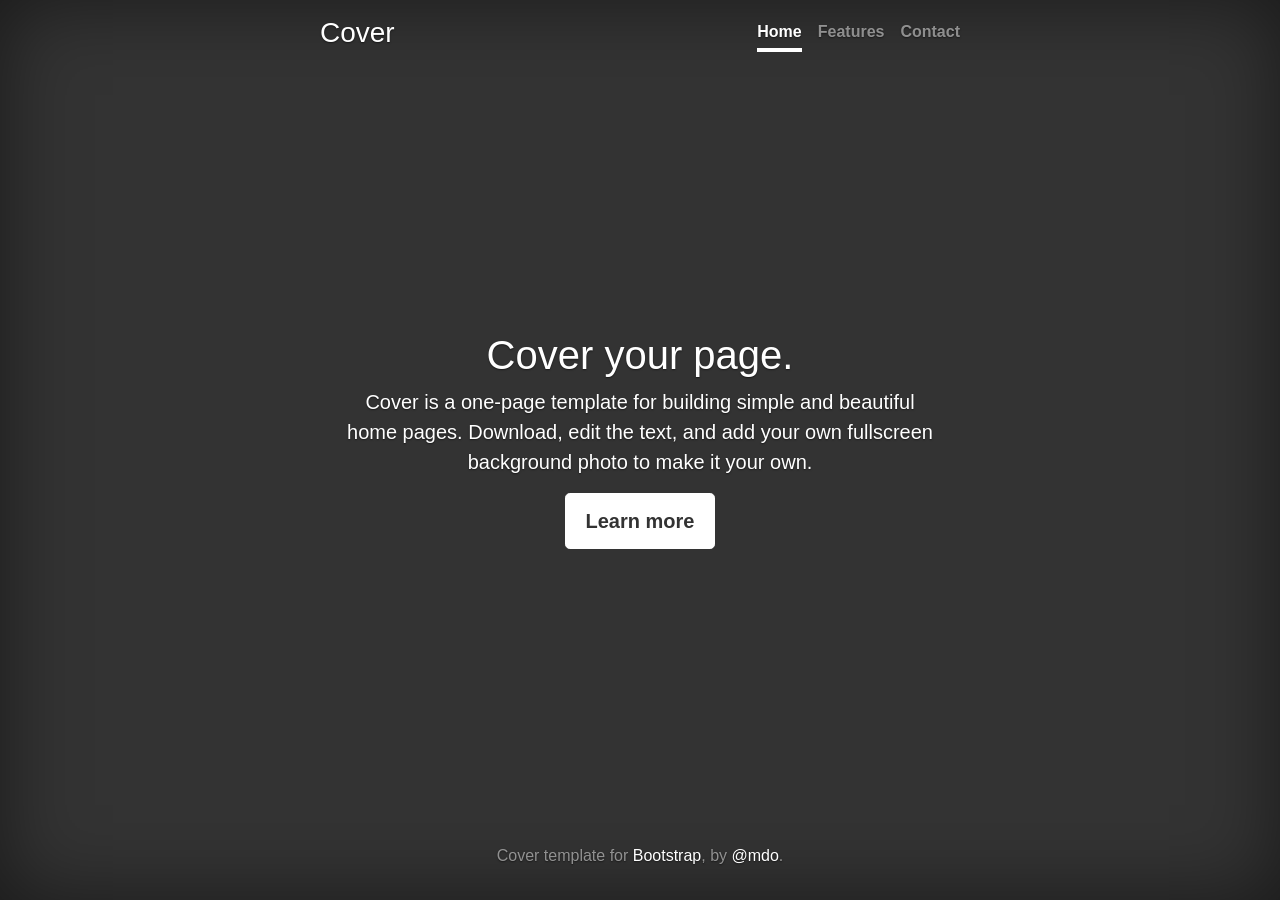
<file: coala/core/static/bootstrap-4.0.0/docs/4.0/examples/cover/index.html>
<!doctype html>
<html lang="en">
  <head>
    <meta charset="utf-8">
    <meta name="viewport" content="width=device-width, initial-scale=1, shrink-to-fit=no">
    <meta name="description" content="">
    <meta name="author" content="">
    <link rel="icon" href="../../../../favicon.ico">

    <title>Cover Template for Bootstrap</title>

    <!-- Bootstrap core CSS -->
    <link href="../../../../dist/css/bootstrap.min.css" rel="stylesheet">

    <!-- Custom styles for this template -->
    <link href="cover.css" rel="stylesheet">
  </head>

  <body class="text-center">

    <div class="cover-container d-flex h-100 p-3 mx-auto flex-column">
      <header class="masthead mb-auto">
        <div class="inner">
          <h3 class="masthead-brand">Cover</h3>
          <nav class="nav nav-masthead justify-content-center">
            <a class="nav-link active" href="#">Home</a>
            <a class="nav-link" href="#">Features</a>
            <a class="nav-link" href="#">Contact</a>
          </nav>
        </div>
      </header>

      <main role="main" class="inner cover">
        <h1 class="cover-heading">Cover your page.</h1>
        <p class="lead">Cover is a one-page template for building simple and beautiful home pages. Download, edit the text, and add your own fullscreen background photo to make it your own.</p>
        <p class="lead">
          <a href="#" class="btn btn-lg btn-secondary">Learn more</a>
        </p>
      </main>

      <footer class="mastfoot mt-auto">
        <div class="inner">
          <p>Cover template for <a href="https://getbootstrap.com/">Bootstrap</a>, by <a href="https://twitter.com/mdo">@mdo</a>.</p>
        </div>
      </footer>
    </div>


    <!-- Bootstrap core JavaScript
    ================================================== -->
    <!-- Placed at the end of the document so the pages load faster -->
    <script src="https://code.jquery.com/jquery-3.2.1.slim.min.js" integrity="sha384-KJ3o2DKtIkvYIK3UENzmM7KCkRr/rE9/Qpg6aAZGJwFDMVNA/GpGFF93hXpG5KkN" crossorigin="anonymous"></script>
    <script>window.jQuery || document.write('<script src="../../../../assets/js/vendor/jquery-slim.min.js"><\/script>')</script>
    <script src="../../../../assets/js/vendor/popper.min.js"></script>
    <script src="../../../../dist/js/bootstrap.min.js"></script>
  </body>
</html>
</file>
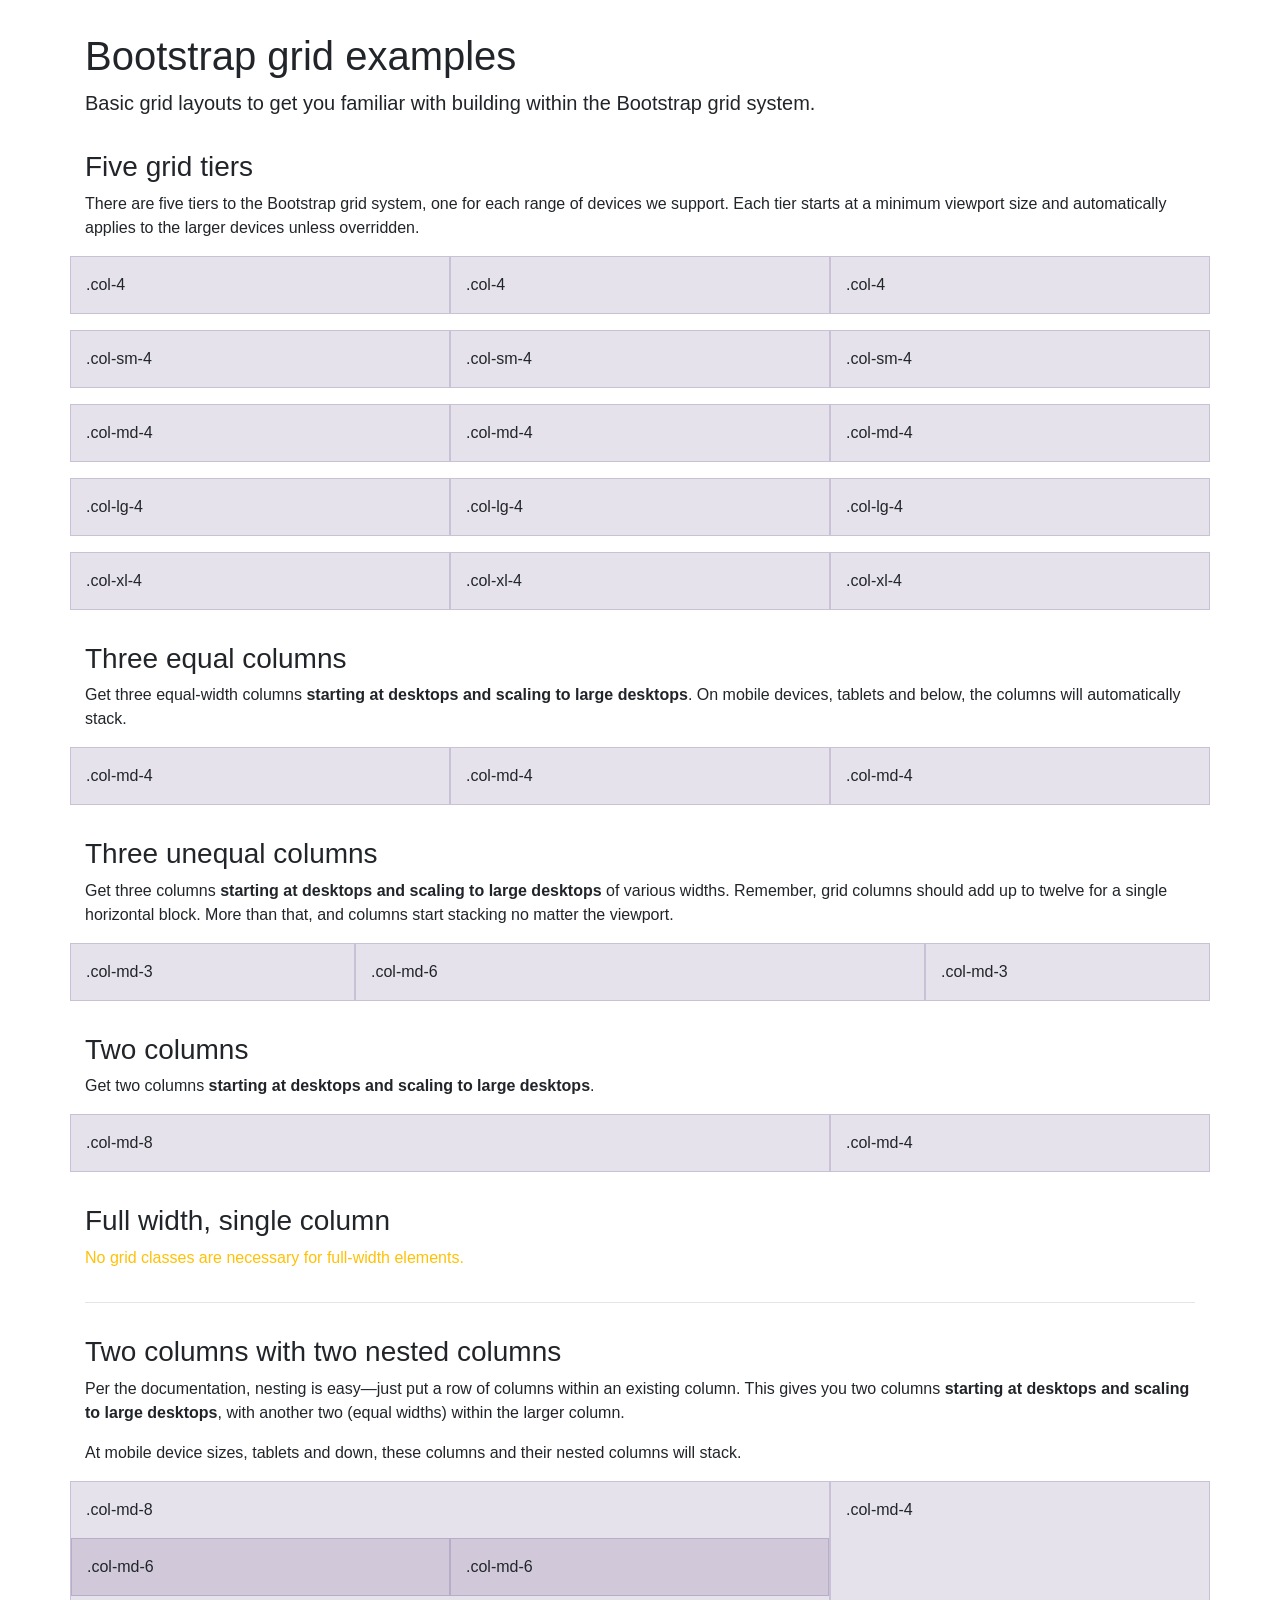
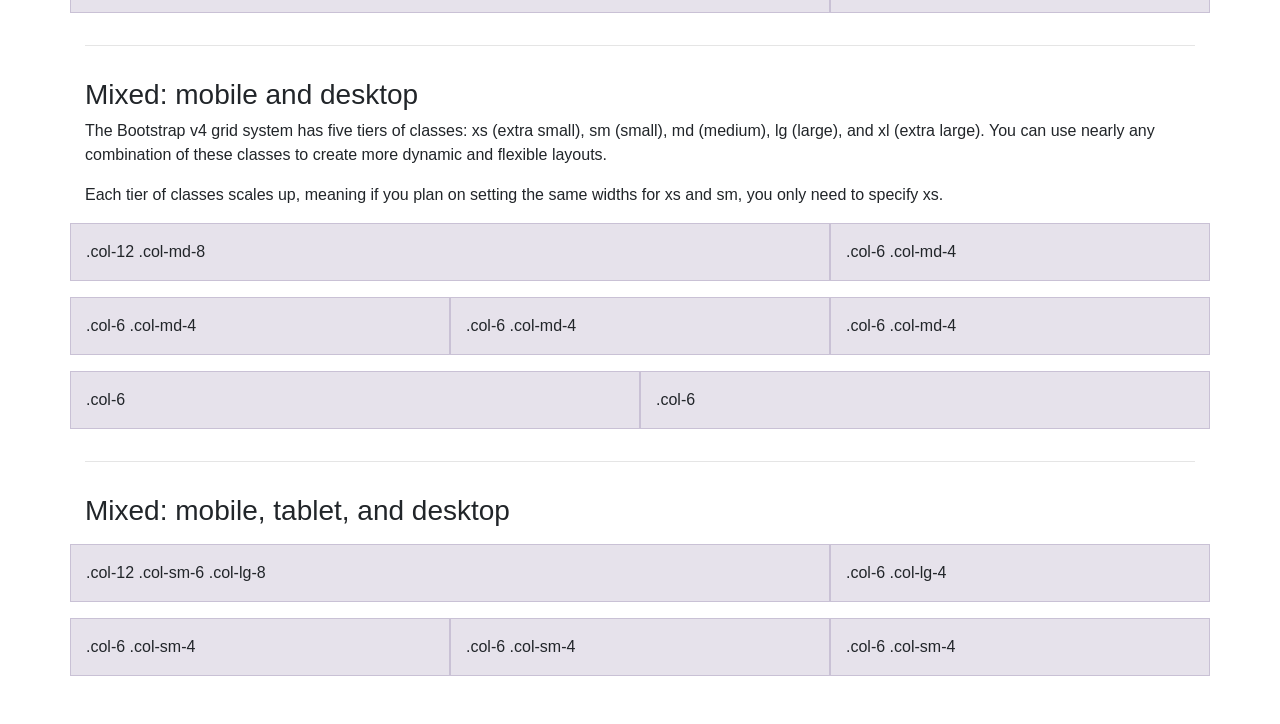
<file: coala/core/static/bootstrap-4.0.0/docs/4.0/examples/grid/index.html>
<!doctype html>
<html lang="en">
  <head>
    <meta charset="utf-8">
    <meta name="viewport" content="width=device-width, initial-scale=1, shrink-to-fit=no">
    <meta name="description" content="">
    <meta name="author" content="">
    <link rel="icon" href="../../../../favicon.ico">

    <title>Grid Template for Bootstrap</title>

    <!-- Bootstrap core CSS -->
    <link href="../../../../dist/css/bootstrap.min.css" rel="stylesheet">

    <!-- Custom styles for this template -->
    <link href="grid.css" rel="stylesheet">
  </head>

  <body>
    <div class="container">

      <h1>Bootstrap grid examples</h1>
      <p class="lead">Basic grid layouts to get you familiar with building within the Bootstrap grid system.</p>

      <h3>Five grid tiers</h3>
      <p>There are five tiers to the Bootstrap grid system, one for each range of devices we support. Each tier starts at a minimum viewport size and automatically applies to the larger devices unless overridden.</p>

      <div class="row">
        <div class="col-4">.col-4</div>
        <div class="col-4">.col-4</div>
        <div class="col-4">.col-4</div>
      </div>

      <div class="row">
        <div class="col-sm-4">.col-sm-4</div>
        <div class="col-sm-4">.col-sm-4</div>
        <div class="col-sm-4">.col-sm-4</div>
      </div>

      <div class="row">
        <div class="col-md-4">.col-md-4</div>
        <div class="col-md-4">.col-md-4</div>
        <div class="col-md-4">.col-md-4</div>
      </div>

      <div class="row">
        <div class="col-lg-4">.col-lg-4</div>
        <div class="col-lg-4">.col-lg-4</div>
        <div class="col-lg-4">.col-lg-4</div>
      </div>

      <div class="row">
        <div class="col-xl-4">.col-xl-4</div>
        <div class="col-xl-4">.col-xl-4</div>
        <div class="col-xl-4">.col-xl-4</div>
      </div>

      <h3>Three equal columns</h3>
      <p>Get three equal-width columns <strong>starting at desktops and scaling to large desktops</strong>. On mobile devices, tablets and below, the columns will automatically stack.</p>
      <div class="row">
        <div class="col-md-4">.col-md-4</div>
        <div class="col-md-4">.col-md-4</div>
        <div class="col-md-4">.col-md-4</div>
      </div>

      <h3>Three unequal columns</h3>
      <p>Get three columns <strong>starting at desktops and scaling to large desktops</strong> of various widths. Remember, grid columns should add up to twelve for a single horizontal block. More than that, and columns start stacking no matter the viewport.</p>
      <div class="row">
        <div class="col-md-3">.col-md-3</div>
        <div class="col-md-6">.col-md-6</div>
        <div class="col-md-3">.col-md-3</div>
      </div>

      <h3>Two columns</h3>
      <p>Get two columns <strong>starting at desktops and scaling to large desktops</strong>.</p>
      <div class="row">
        <div class="col-md-8">.col-md-8</div>
        <div class="col-md-4">.col-md-4</div>
      </div>

      <h3>Full width, single column</h3>
      <p class="text-warning">No grid classes are necessary for full-width elements.</p>

      <hr>

      <h3>Two columns with two nested columns</h3>
      <p>Per the documentation, nesting is easy—just put a row of columns within an existing column. This gives you two columns <strong>starting at desktops and scaling to large desktops</strong>, with another two (equal widths) within the larger column.</p>
      <p>At mobile device sizes, tablets and down, these columns and their nested columns will stack.</p>
      <div class="row">
        <div class="col-md-8">
          .col-md-8
          <div class="row">
            <div class="col-md-6">.col-md-6</div>
            <div class="col-md-6">.col-md-6</div>
          </div>
        </div>
        <div class="col-md-4">.col-md-4</div>
      </div>

      <hr>

      <h3>Mixed: mobile and desktop</h3>
      <p>The Bootstrap v4 grid system has five tiers of classes: xs (extra small), sm (small), md (medium), lg (large), and xl (extra large). You can use nearly any combination of these classes to create more dynamic and flexible layouts.</p>
      <p>Each tier of classes scales up, meaning if you plan on setting the same widths for xs and sm, you only need to specify xs.</p>
      <div class="row">
        <div class="col-12 col-md-8">.col-12 .col-md-8</div>
        <div class="col-6 col-md-4">.col-6 .col-md-4</div>
      </div>
      <div class="row">
        <div class="col-6 col-md-4">.col-6 .col-md-4</div>
        <div class="col-6 col-md-4">.col-6 .col-md-4</div>
        <div class="col-6 col-md-4">.col-6 .col-md-4</div>
      </div>
      <div class="row">
        <div class="col-6">.col-6</div>
        <div class="col-6">.col-6</div>
      </div>

      <hr>

      <h3>Mixed: mobile, tablet, and desktop</h3>
      <p></p>
      <div class="row">
        <div class="col-12 col-sm-6 col-lg-8">.col-12 .col-sm-6 .col-lg-8</div>
        <div class="col-6 col-lg-4">.col-6 .col-lg-4</div>
      </div>
      <div class="row">
        <div class="col-6 col-sm-4">.col-6 .col-sm-4</div>
        <div class="col-6 col-sm-4">.col-6 .col-sm-4</div>
        <div class="col-6 col-sm-4">.col-6 .col-sm-4</div>
      </div>

    </div> <!-- /container -->
  </body>
</html>
</file>
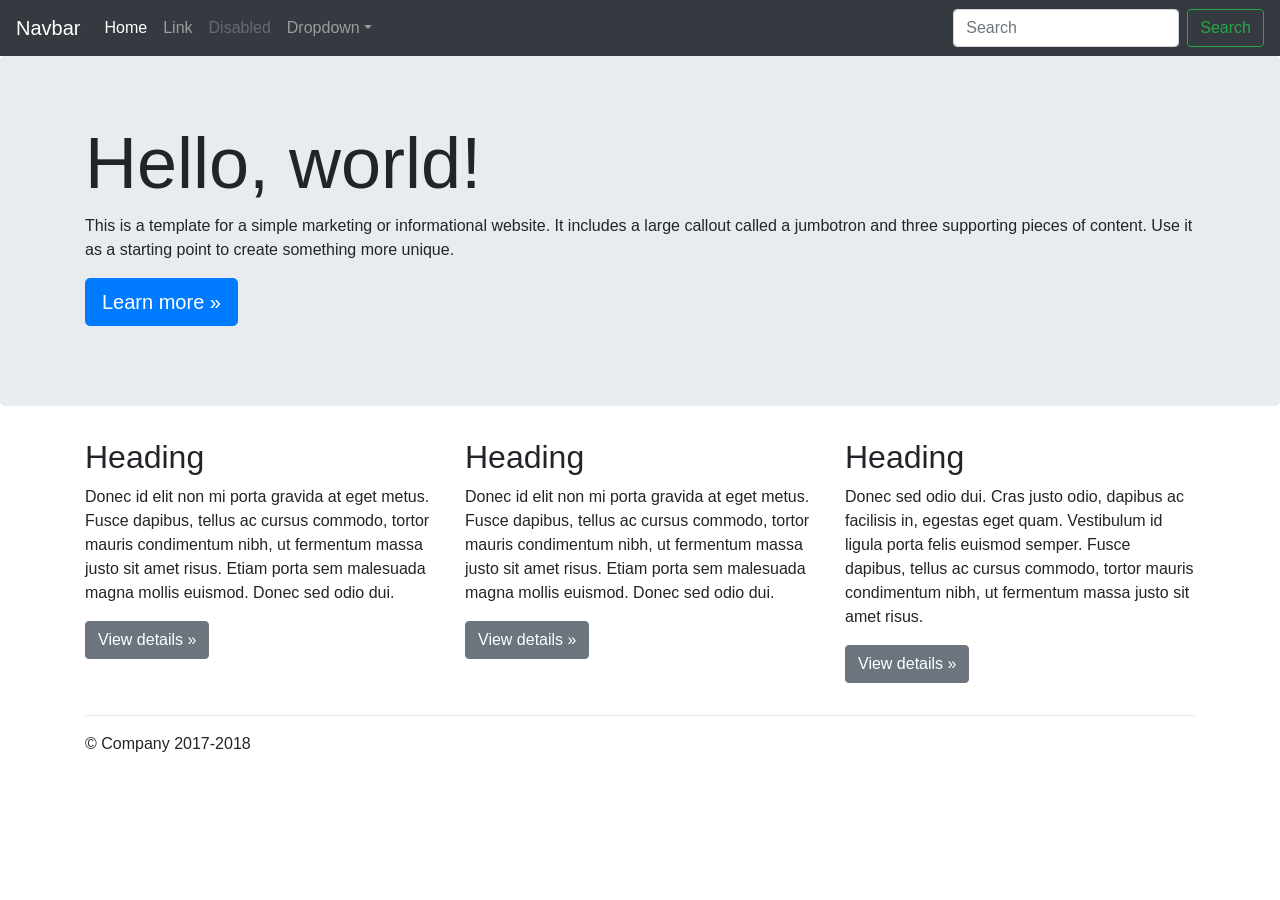
<file: coala/core/static/bootstrap-4.0.0/docs/4.0/examples/jumbotron/index.html>
<!doctype html>
<html lang="en">
  <head>
    <meta charset="utf-8">
    <meta name="viewport" content="width=device-width, initial-scale=1, shrink-to-fit=no">
    <meta name="description" content="">
    <meta name="author" content="">
    <link rel="icon" href="../../../../favicon.ico">

    <title>Jumbotron Template for Bootstrap</title>

    <!-- Bootstrap core CSS -->
    <link href="../../../../dist/css/bootstrap.min.css" rel="stylesheet">

    <!-- Custom styles for this template -->
    <link href="jumbotron.css" rel="stylesheet">
  </head>

  <body>

    <nav class="navbar navbar-expand-md navbar-dark fixed-top bg-dark">
      <a class="navbar-brand" href="#">Navbar</a>
      <button class="navbar-toggler" type="button" data-toggle="collapse" data-target="#navbarsExampleDefault" aria-controls="navbarsExampleDefault" aria-expanded="false" aria-label="Toggle navigation">
        <span class="navbar-toggler-icon"></span>
      </button>

      <div class="collapse navbar-collapse" id="navbarsExampleDefault">
        <ul class="navbar-nav mr-auto">
          <li class="nav-item active">
            <a class="nav-link" href="#">Home <span class="sr-only">(current)</span></a>
          </li>
          <li class="nav-item">
            <a class="nav-link" href="#">Link</a>
          </li>
          <li class="nav-item">
            <a class="nav-link disabled" href="#">Disabled</a>
          </li>
          <li class="nav-item dropdown">
            <a class="nav-link dropdown-toggle" href="http://example.com" id="dropdown01" data-toggle="dropdown" aria-haspopup="true" aria-expanded="false">Dropdown</a>
            <div class="dropdown-menu" aria-labelledby="dropdown01">
              <a class="dropdown-item" href="#">Action</a>
              <a class="dropdown-item" href="#">Another action</a>
              <a class="dropdown-item" href="#">Something else here</a>
            </div>
          </li>
        </ul>
        <form class="form-inline my-2 my-lg-0">
          <input class="form-control mr-sm-2" type="text" placeholder="Search" aria-label="Search">
          <button class="btn btn-outline-success my-2 my-sm-0" type="submit">Search</button>
        </form>
      </div>
    </nav>

    <main role="main">

      <!-- Main jumbotron for a primary marketing message or call to action -->
      <div class="jumbotron">
        <div class="container">
          <h1 class="display-3">Hello, world!</h1>
          <p>This is a template for a simple marketing or informational website. It includes a large callout called a jumbotron and three supporting pieces of content. Use it as a starting point to create something more unique.</p>
          <p><a class="btn btn-primary btn-lg" href="#" role="button">Learn more &raquo;</a></p>
        </div>
      </div>

      <div class="container">
        <!-- Example row of columns -->
        <div class="row">
          <div class="col-md-4">
            <h2>Heading</h2>
            <p>Donec id elit non mi porta gravida at eget metus. Fusce dapibus, tellus ac cursus commodo, tortor mauris condimentum nibh, ut fermentum massa justo sit amet risus. Etiam porta sem malesuada magna mollis euismod. Donec sed odio dui. </p>
            <p><a class="btn btn-secondary" href="#" role="button">View details &raquo;</a></p>
          </div>
          <div class="col-md-4">
            <h2>Heading</h2>
            <p>Donec id elit non mi porta gravida at eget metus. Fusce dapibus, tellus ac cursus commodo, tortor mauris condimentum nibh, ut fermentum massa justo sit amet risus. Etiam porta sem malesuada magna mollis euismod. Donec sed odio dui. </p>
            <p><a class="btn btn-secondary" href="#" role="button">View details &raquo;</a></p>
          </div>
          <div class="col-md-4">
            <h2>Heading</h2>
            <p>Donec sed odio dui. Cras justo odio, dapibus ac facilisis in, egestas eget quam. Vestibulum id ligula porta felis euismod semper. Fusce dapibus, tellus ac cursus commodo, tortor mauris condimentum nibh, ut fermentum massa justo sit amet risus.</p>
            <p><a class="btn btn-secondary" href="#" role="button">View details &raquo;</a></p>
          </div>
        </div>

        <hr>

      </div> <!-- /container -->

    </main>

    <footer class="container">
      <p>&copy; Company 2017-2018</p>
    </footer>

    <!-- Bootstrap core JavaScript
    ================================================== -->
    <!-- Placed at the end of the document so the pages load faster -->
    <script src="https://code.jquery.com/jquery-3.2.1.slim.min.js" integrity="sha384-KJ3o2DKtIkvYIK3UENzmM7KCkRr/rE9/Qpg6aAZGJwFDMVNA/GpGFF93hXpG5KkN" crossorigin="anonymous"></script>
    <script>window.jQuery || document.write('<script src="../../../../assets/js/vendor/jquery-slim.min.js"><\/script>')</script>
    <script src="../../../../assets/js/vendor/popper.min.js"></script>
    <script src="../../../../dist/js/bootstrap.min.js"></script>
  </body>
</html>
</file>
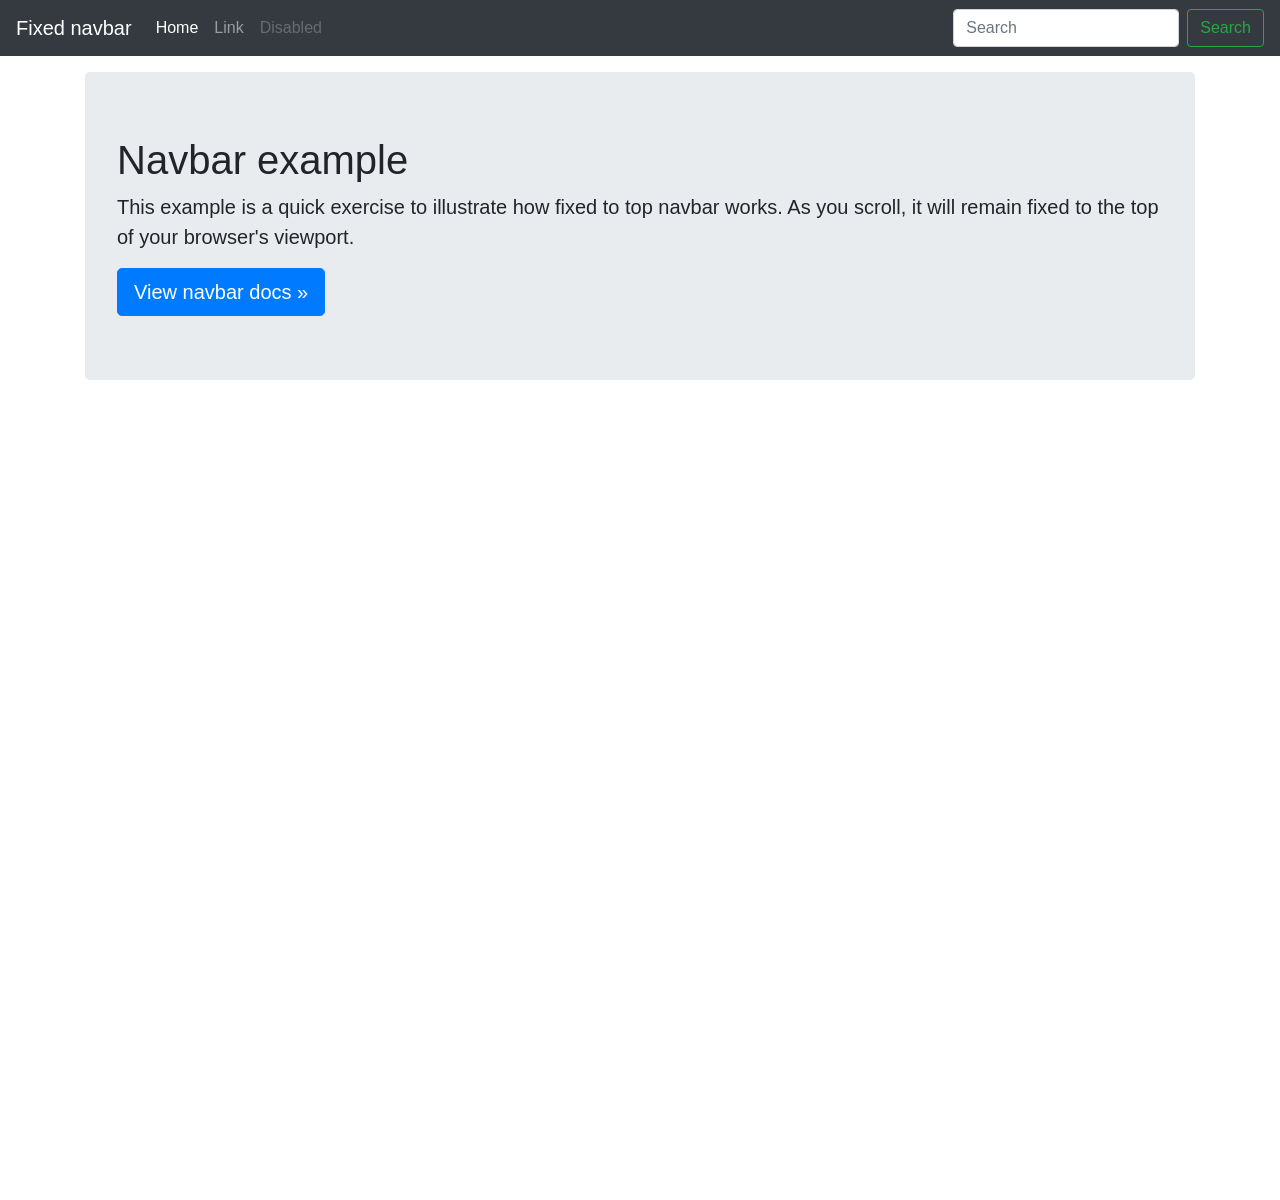
<file: coala/core/static/bootstrap-4.0.0/docs/4.0/examples/navbar-fixed/index.html>
<!doctype html>
<html lang="en">
  <head>
    <meta charset="utf-8">
    <meta name="viewport" content="width=device-width, initial-scale=1, shrink-to-fit=no">
    <meta name="description" content="">
    <meta name="author" content="">
    <link rel="icon" href="../../../../favicon.ico">

    <title>Fixed top navbar example for Bootstrap</title>

    <!-- Bootstrap core CSS -->
    <link href="../../../../dist/css/bootstrap.min.css" rel="stylesheet">

    <!-- Custom styles for this template -->
    <link href="navbar-top-fixed.css" rel="stylesheet">
  </head>

  <body>

    <nav class="navbar navbar-expand-md navbar-dark fixed-top bg-dark">
      <a class="navbar-brand" href="#">Fixed navbar</a>
      <button class="navbar-toggler" type="button" data-toggle="collapse" data-target="#navbarCollapse" aria-controls="navbarCollapse" aria-expanded="false" aria-label="Toggle navigation">
        <span class="navbar-toggler-icon"></span>
      </button>
      <div class="collapse navbar-collapse" id="navbarCollapse">
        <ul class="navbar-nav mr-auto">
          <li class="nav-item active">
            <a class="nav-link" href="#">Home <span class="sr-only">(current)</span></a>
          </li>
          <li class="nav-item">
            <a class="nav-link" href="#">Link</a>
          </li>
          <li class="nav-item">
            <a class="nav-link disabled" href="#">Disabled</a>
          </li>
        </ul>
        <form class="form-inline mt-2 mt-md-0">
          <input class="form-control mr-sm-2" type="text" placeholder="Search" aria-label="Search">
          <button class="btn btn-outline-success my-2 my-sm-0" type="submit">Search</button>
        </form>
      </div>
    </nav>

    <main role="main" class="container">
      <div class="jumbotron">
        <h1>Navbar example</h1>
        <p class="lead">This example is a quick exercise to illustrate how fixed to top navbar works. As you scroll, it will remain fixed to the top of your browser's viewport.</p>
        <a class="btn btn-lg btn-primary" href="../../components/navbar/" role="button">View navbar docs &raquo;</a>
      </div>
    </main>

    <!-- Bootstrap core JavaScript
    ================================================== -->
    <!-- Placed at the end of the document so the pages load faster -->
    <script src="https://code.jquery.com/jquery-3.2.1.slim.min.js" integrity="sha384-KJ3o2DKtIkvYIK3UENzmM7KCkRr/rE9/Qpg6aAZGJwFDMVNA/GpGFF93hXpG5KkN" crossorigin="anonymous"></script>
    <script>window.jQuery || document.write('<script src="../../../../assets/js/vendor/jquery-slim.min.js"><\/script>')</script>
    <script src="../../../../assets/js/vendor/popper.min.js"></script>
    <script src="../../../../dist/js/bootstrap.min.js"></script>
  </body>
</html>
</file>
<file: coala/core/static/bootstrap-4.0.0/docs/4.0/examples/album/album.css>
:root {
  --jumbotron-padding-y: 3rem;
}

.jumbotron {
  padding-top: var(--jumbotron-padding-y);
  padding-bottom: var(--jumbotron-padding-y);
  margin-bottom: 0;
  background-color: #fff;
}
@media (min-width: 768px) {
  .jumbotron {
    padding-top: calc(var(--jumbotron-padding-y) * 2);
    padding-bottom: calc(var(--jumbotron-padding-y) * 2);
  }
}

.jumbotron p:last-child {
  margin-bottom: 0;
}

.jumbotron-heading {
  font-weight: 300;
}

.jumbotron .container {
  max-width: 40rem;
}

footer {
  padding-top: 3rem;
  padding-bottom: 3rem;
}

footer p {
  margin-bottom: .25rem;
}

.box-shadow { box-shadow: 0 .25rem .75rem rgba(0, 0, 0, .05); }
</file>
<file: coala/core/static/bootstrap-4.0.0/docs/4.0/examples/blog/blog.css>
/* stylelint-disable selector-list-comma-newline-after */

.blog-header {
  line-height: 1;
  border-bottom: 1px solid #e5e5e5;
}

.blog-header-logo {
  font-family: "Playfair Display", Georgia, "Times New Roman", serif;
  font-size: 2.25rem;
}

.blog-header-logo:hover {
  text-decoration: none;
}

h1, h2, h3, h4, h5, h6 {
  font-family: "Playfair Display", Georgia, "Times New Roman", serif;
}

.display-4 {
  font-size: 2.5rem;
}
@media (min-width: 768px) {
  .display-4 {
    font-size: 3rem;
  }
}

.nav-scroller {
  position: relative;
  z-index: 2;
  height: 2.75rem;
  overflow-y: hidden;
}

.nav-scroller .nav {
  display: -webkit-box;
  display: -ms-flexbox;
  display: flex;
  -ms-flex-wrap: nowrap;
  flex-wrap: nowrap;
  padding-bottom: 1rem;
  margin-top: -1px;
  overflow-x: auto;
  text-align: center;
  white-space: nowrap;
  -webkit-overflow-scrolling: touch;
}

.nav-scroller .nav-link {
  padding-top: .75rem;
  padding-bottom: .75rem;
  font-size: .875rem;
}

.card-img-right {
  height: 100%;
  border-radius: 0 3px 3px 0;
}

.flex-auto {
  -ms-flex: 0 0 auto;
  -webkit-box-flex: 0;
  flex: 0 0 auto;
}

.h-250 { height: 250px; }
@media (min-width: 768px) {
  .h-md-250 { height: 250px; }
}

.border-top { border-top: 1px solid #e5e5e5; }
.border-bottom { border-bottom: 1px solid #e5e5e5; }

.box-shadow { box-shadow: 0 .25rem .75rem rgba(0, 0, 0, .05); }

/*
 * Blog name and description
 */
.blog-title {
  margin-bottom: 0;
  font-size: 2rem;
  font-weight: 400;
}
.blog-description {
  font-size: 1.1rem;
  color: #999;
}

@media (min-width: 40em) {
  .blog-title {
    font-size: 3.5rem;
  }
}

/* Pagination */
.blog-pagination {
  margin-bottom: 4rem;
}
.blog-pagination > .btn {
  border-radius: 2rem;
}

/*
 * Blog posts
 */
.blog-post {
  margin-bottom: 4rem;
}
.blog-post-title {
  margin-bottom: .25rem;
  font-size: 2.5rem;
}
.blog-post-meta {
  margin-bottom: 1.25rem;
  color: #999;
}

/*
 * Footer
 */
.blog-footer {
  padding: 2.5rem 0;
  color: #999;
  text-align: center;
  background-color: #f9f9f9;
  border-top: .05rem solid #e5e5e5;
}
.blog-footer p:last-child {
  margin-bottom: 0;
}
</file>
<file: coala/core/static/bootstrap-4.0.0/docs/4.0/examples/carousel/carousel.css>
/* GLOBAL STYLES
-------------------------------------------------- */
/* Padding below the footer and lighter body text */

body {
  padding-top: 3rem;
  padding-bottom: 3rem;
  color: #5a5a5a;
}


/* CUSTOMIZE THE CAROUSEL
-------------------------------------------------- */

/* Carousel base class */
.carousel {
  margin-bottom: 4rem;
}
/* Since positioning the image, we need to help out the caption */
.carousel-caption {
  bottom: 3rem;
  z-index: 10;
}

/* Declare heights because of positioning of img element */
.carousel-item {
  height: 32rem;
  background-color: #777;
}
.carousel-item > img {
  position: absolute;
  top: 0;
  left: 0;
  min-width: 100%;
  height: 32rem;
}


/* MARKETING CONTENT
-------------------------------------------------- */

/* Center align the text within the three columns below the carousel */
.marketing .col-lg-4 {
  margin-bottom: 1.5rem;
  text-align: center;
}
.marketing h2 {
  font-weight: 400;
}
.marketing .col-lg-4 p {
  margin-right: .75rem;
  margin-left: .75rem;
}


/* Featurettes
------------------------- */

.featurette-divider {
  margin: 5rem 0; /* Space out the Bootstrap <hr> more */
}

/* Thin out the marketing headings */
.featurette-heading {
  font-weight: 300;
  line-height: 1;
  letter-spacing: -.05rem;
}


/* RESPONSIVE CSS
-------------------------------------------------- */

@media (min-width: 40em) {
  /* Bump up size of carousel content */
  .carousel-caption p {
    margin-bottom: 1.25rem;
    font-size: 1.25rem;
    line-height: 1.4;
  }

  .featurette-heading {
    font-size: 50px;
  }
}

@media (min-width: 62em) {
  .featurette-heading {
    margin-top: 7rem;
  }
}
</file>
<file: coala/core/static/bootstrap-4.0.0/docs/4.0/examples/cover/cover.css>
/*
 * Globals
 */

/* Links */
a,
a:focus,
a:hover {
  color: #fff;
}

/* Custom default button */
.btn-secondary,
.btn-secondary:hover,
.btn-secondary:focus {
  color: #333;
  text-shadow: none; /* Prevent inheritance from `body` */
  background-color: #fff;
  border: .05rem solid #fff;
}


/*
 * Base structure
 */

html,
body {
  height: 100%;
  background-color: #333;
}

body {
  display: -ms-flexbox;
  display: -webkit-box;
  display: flex;
  -ms-flex-pack: center;
  -webkit-box-pack: center;
  justify-content: center;
  color: #fff;
  text-shadow: 0 .05rem .1rem rgba(0, 0, 0, .5);
  box-shadow: inset 0 0 5rem rgba(0, 0, 0, .5);
}

.cover-container {
  max-width: 42em;
}


/*
 * Header
 */
.masthead {
  margin-bottom: 2rem;
}

.masthead-brand {
  margin-bottom: 0;
}

.nav-masthead .nav-link {
  padding: .25rem 0;
  font-weight: 700;
  color: rgba(255, 255, 255, .5);
  background-color: transparent;
  border-bottom: .25rem solid transparent;
}

.nav-masthead .nav-link:hover,
.nav-masthead .nav-link:focus {
  border-bottom-color: rgba(255, 255, 255, .25);
}

.nav-masthead .nav-link + .nav-link {
  margin-left: 1rem;
}

.nav-masthead .active {
  color: #fff;
  border-bottom-color: #fff;
}

@media (min-width: 48em) {
  .masthead-brand {
    float: left;
  }
  .nav-masthead {
    float: right;
  }
}


/*
 * Cover
 */
.cover {
  padding: 0 1.5rem;
}
.cover .btn-lg {
  padding: .75rem 1.25rem;
  font-weight: 700;
}


/*
 * Footer
 */
.mastfoot {
  color: rgba(255, 255, 255, .5);
}
</file>
<file: coala/core/static/bootstrap-4.0.0/docs/4.0/examples/grid/grid.css>
body {
  padding-top: 2rem;
  padding-bottom: 2rem;
}

h3 {
  margin-top: 2rem;
}

.row {
  margin-bottom: 1rem;
}
.row .row {
  margin-top: 1rem;
  margin-bottom: 0;
}
[class*="col-"] {
  padding-top: 1rem;
  padding-bottom: 1rem;
  background-color: rgba(86, 61, 124, .15);
  border: 1px solid rgba(86, 61, 124, .2);
}

hr {
  margin-top: 2rem;
  margin-bottom: 2rem;
}
</file>
<file: coala/core/static/bootstrap-4.0.0/docs/4.0/examples/jumbotron/jumbotron.css>
/* Move down content because we have a fixed navbar that is 3.5rem tall */
body {
  padding-top: 3.5rem;
}
</file>
<file: coala/core/static/bootstrap-4.0.0/docs/4.0/examples/navbar-fixed/navbar-top-fixed.css>
/* Show it is fixed to the top */
body {
  min-height: 75rem;
  padding-top: 4.5rem;
}
</file>
<file: coala/core/static/bootstrap-4.0.0/js/tests/vendor/qunit.css>
/*!
 * QUnit 2.4.1
 * https://qunitjs.com/
 *
 * Copyright jQuery Foundation and other contributors
 * Released under the MIT license
 * https://jquery.org/license
 *
 * Date: 2017-10-22T05:12Z
 */

/** Font Family and Sizes */

#qunit-tests, #qunit-header, #qunit-banner, #qunit-testrunner-toolbar, #qunit-filteredTest, #qunit-userAgent, #qunit-testresult {
	font-family: "Helvetica Neue Light", "HelveticaNeue-Light", "Helvetica Neue", Calibri, Helvetica, Arial, sans-serif;
}

#qunit-testrunner-toolbar, #qunit-filteredTest, #qunit-userAgent, #qunit-testresult, #qunit-tests li { font-size: small; }
#qunit-tests { font-size: smaller; }


/** Resets */

#qunit-tests, #qunit-header, #qunit-banner, #qunit-filteredTest, #qunit-userAgent, #qunit-testresult, #qunit-modulefilter {
	margin: 0;
	padding: 0;
}


/** Header (excluding toolbar) */

#qunit-header {
	padding: 0.5em 0 0.5em 1em;

	color: #8699A4;
	background-color: #0D3349;

	font-size: 1.5em;
	line-height: 1em;
	font-weight: 400;

	border-radius: 5px 5px 0 0;
}

#qunit-header a {
	text-decoration: none;
	color: #C2CCD1;
}

#qunit-header a:hover,
#qunit-header a:focus {
	color: #FFF;
}

#qunit-banner {
	height: 5px;
}

#qunit-filteredTest {
	padding: 0.5em 1em 0.5em 1em;
	color: #366097;
	background-color: #F4FF77;
}

#qunit-userAgent {
	padding: 0.5em 1em 0.5em 1em;
	color: #FFF;
	background-color: #2B81AF;
	text-shadow: rgba(0, 0, 0, 0.5) 2px 2px 1px;
}


/** Toolbar */

#qunit-testrunner-toolbar {
	padding: 0.5em 1em 0.5em 1em;
	color: #5E740B;
	background-color: #EEE;
}

#qunit-testrunner-toolbar .clearfix {
	height: 0;
	clear: both;
}

#qunit-testrunner-toolbar label {
	display: inline-block;
}

#qunit-testrunner-toolbar input[type=checkbox],
#qunit-testrunner-toolbar input[type=radio] {
	margin: 3px;
	vertical-align: -2px;
}

#qunit-testrunner-toolbar input[type=text] {
	box-sizing: border-box;
	height: 1.6em;
}

.qunit-url-config,
.qunit-filter,
#qunit-modulefilter {
	display: inline-block;
	line-height: 2.1em;
}

.qunit-filter,
#qunit-modulefilter {
	float: right;
	position: relative;
	margin-left: 1em;
}

.qunit-url-config label {
	margin-right: 0.5em;
}

#qunit-modulefilter-search {
	box-sizing: border-box;
	width: 400px;
}

#qunit-modulefilter-search-container:after {
	position: absolute;
	right: 0.3em;
	content: "\25bc";
	color: black;
}

#qunit-modulefilter-dropdown {
	/* align with #qunit-modulefilter-search */
	box-sizing: border-box;
	width: 400px;
	position: absolute;
	right: 0;
	top: 50%;
	margin-top: 0.8em;

	border: 1px solid #D3D3D3;
	border-top: none;
	border-radius: 0 0 .25em .25em;
	color: #000;
	background-color: #F5F5F5;
	z-index: 99;
}

#qunit-modulefilter-dropdown a {
	color: inherit;
	text-decoration: none;
}

#qunit-modulefilter-dropdown .clickable.checked {
	font-weight: bold;
	color: #000;
	background-color: #D2E0E6;
}

#qunit-modulefilter-dropdown .clickable:hover {
	color: #FFF;
	background-color: #0D3349;
}

#qunit-modulefilter-actions {
	display: block;
	overflow: auto;

	/* align with #qunit-modulefilter-dropdown-list */
	font: smaller/1.5em sans-serif;
}

#qunit-modulefilter-dropdown #qunit-modulefilter-actions > * {
	box-sizing: border-box;
	max-height: 2.8em;
	display: block;
	padding: 0.4em;
}

#qunit-modulefilter-dropdown #qunit-modulefilter-actions > button {
	float: right;
	font: inherit;
}

#qunit-modulefilter-dropdown #qunit-modulefilter-actions > :last-child {
	/* insert padding to align with checkbox margins */
	padding-left: 3px;
}

#qunit-modulefilter-dropdown-list {
	max-height: 200px;
	overflow-y: auto;
	margin: 0;
	border-top: 2px groove threedhighlight;
	padding: 0.4em 0 0;
	font: smaller/1.5em sans-serif;
}

#qunit-modulefilter-dropdown-list li {
	white-space: nowrap;
	overflow: hidden;
	text-overflow: ellipsis;
}

#qunit-modulefilter-dropdown-list .clickable {
	display: block;
	padding-left: 0.15em;
}


/** Tests: Pass/Fail */

#qunit-tests {
	list-style-position: inside;
}

#qunit-tests li {
	padding: 0.4em 1em 0.4em 1em;
	border-bottom: 1px solid #FFF;
	list-style-position: inside;
}

#qunit-tests > li {
	display: none;
}

#qunit-tests li.running,
#qunit-tests li.pass,
#qunit-tests li.fail,
#qunit-tests li.skipped,
#qunit-tests li.aborted {
	display: list-item;
}

#qunit-tests.hidepass {
	position: relative;
}

#qunit-tests.hidepass li.running,
#qunit-tests.hidepass li.pass:not(.todo) {
	visibility: hidden;
	position: absolute;
	width:   0;
	height:  0;
	padding: 0;
	border:  0;
	margin:  0;
}

#qunit-tests li strong {
	cursor: pointer;
}

#qunit-tests li.skipped strong {
	cursor: default;
}

#qunit-tests li a {
	padding: 0.5em;
	color: #C2CCD1;
	text-decoration: none;
}

#qunit-tests li p a {
	padding: 0.25em;
	color: #6B6464;
}
#qunit-tests li a:hover,
#qunit-tests li a:focus {
	color: #000;
}

#qunit-tests li .runtime {
	float: right;
	font-size: smaller;
}

.qunit-assert-list {
	margin-top: 0.5em;
	padding: 0.5em;

	background-color: #FFF;

	border-radius: 5px;
}

.qunit-source {
	margin: 0.6em 0 0.3em;
}

.qunit-collapsed {
	display: none;
}

#qunit-tests table {
	border-collapse: collapse;
	margin-top: 0.2em;
}

#qunit-tests th {
	text-align: right;
	vertical-align: top;
	padding: 0 0.5em 0 0;
}

#qunit-tests td {
	vertical-align: top;
}

#qunit-tests pre {
	margin: 0;
	white-space: pre-wrap;
	word-wrap: break-word;
}

#qunit-tests del {
	color: #374E0C;
	background-color: #E0F2BE;
	text-decoration: none;
}

#qunit-tests ins {
	color: #500;
	background-color: #FFCACA;
	text-decoration: none;
}

/*** Test Counts */

#qunit-tests b.counts                       { color: #000; }
#qunit-tests b.passed                       { color: #5E740B; }
#qunit-tests b.failed                       { color: #710909; }

#qunit-tests li li {
	padding: 5px;
	background-color: #FFF;
	border-bottom: none;
	list-style-position: inside;
}

/*** Passing Styles */

#qunit-tests li li.pass {
	color: #3C510C;
	background-color: #FFF;
	border-left: 10px solid #C6E746;
}

#qunit-tests .pass                          { color: #528CE0; background-color: #D2E0E6; }
#qunit-tests .pass .test-name               { color: #366097; }

#qunit-tests .pass .test-actual,
#qunit-tests .pass .test-expected           { color: #999; }

#qunit-banner.qunit-pass                    { background-color: #C6E746; }

/*** Failing Styles */

#qunit-tests li li.fail {
	color: #710909;
	background-color: #FFF;
	border-left: 10px solid #EE5757;
	white-space: pre;
}

#qunit-tests > li:last-child {
	border-radius: 0 0 5px 5px;
}

#qunit-tests .fail                          { color: #000; background-color: #EE5757; }
#qunit-tests .fail .test-name,
#qunit-tests .fail .module-name             { color: #000; }

#qunit-tests .fail .test-actual             { color: #EE5757; }
#qunit-tests .fail .test-expected           { color: #008000; }

#qunit-banner.qunit-fail                    { background-color: #EE5757; }


/*** Aborted tests */
#qunit-tests .aborted { color: #000; background-color: orange; }
/*** Skipped tests */

#qunit-tests .skipped {
	background-color: #EBECE9;
}

#qunit-tests .qunit-todo-label,
#qunit-tests .qunit-skipped-label {
	background-color: #F4FF77;
	display: inline-block;
	font-style: normal;
	color: #366097;
	line-height: 1.8em;
	padding: 0 0.5em;
	margin: -0.4em 0.4em -0.4em 0;
}

#qunit-tests .qunit-todo-label {
	background-color: #EEE;
}

/** Result */

#qunit-testresult {
	color: #2B81AF;
	background-color: #D2E0E6;

	border-bottom: 1px solid #FFF;
}
#qunit-testresult .clearfix {
	height: 0;
	clear: both;
}
#qunit-testresult .module-name {
	font-weight: 700;
}
#qunit-testresult-display {
	padding: 0.5em 1em 0.5em 1em;
	width: 85%;
	float:left;
}
#qunit-testresult-controls {
	padding: 0.5em 1em 0.5em 1em;
  width: 10%;
	float:left;
}

/** Fixture */

#qunit-fixture {
	position: absolute;
	top: -10000px;
	left: -10000px;
	width: 1000px;
	height: 1000px;
}
</file>
